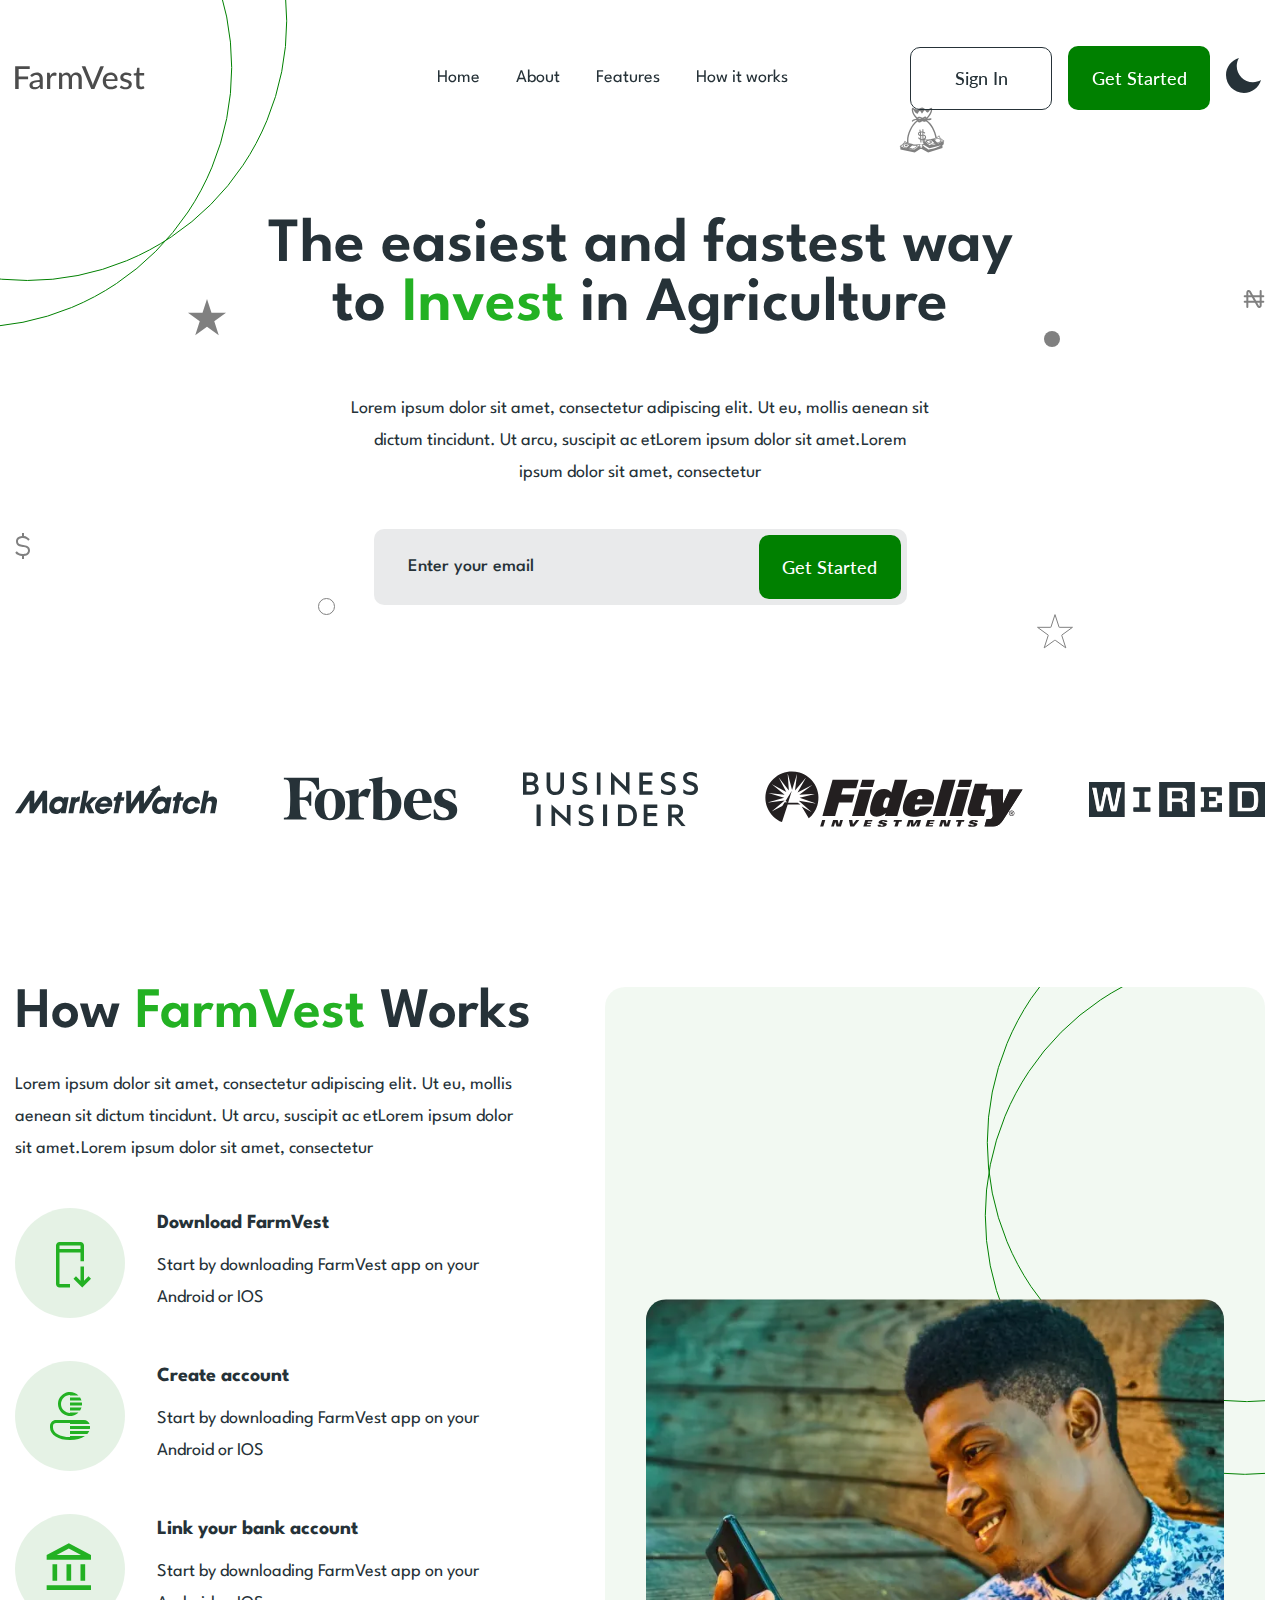
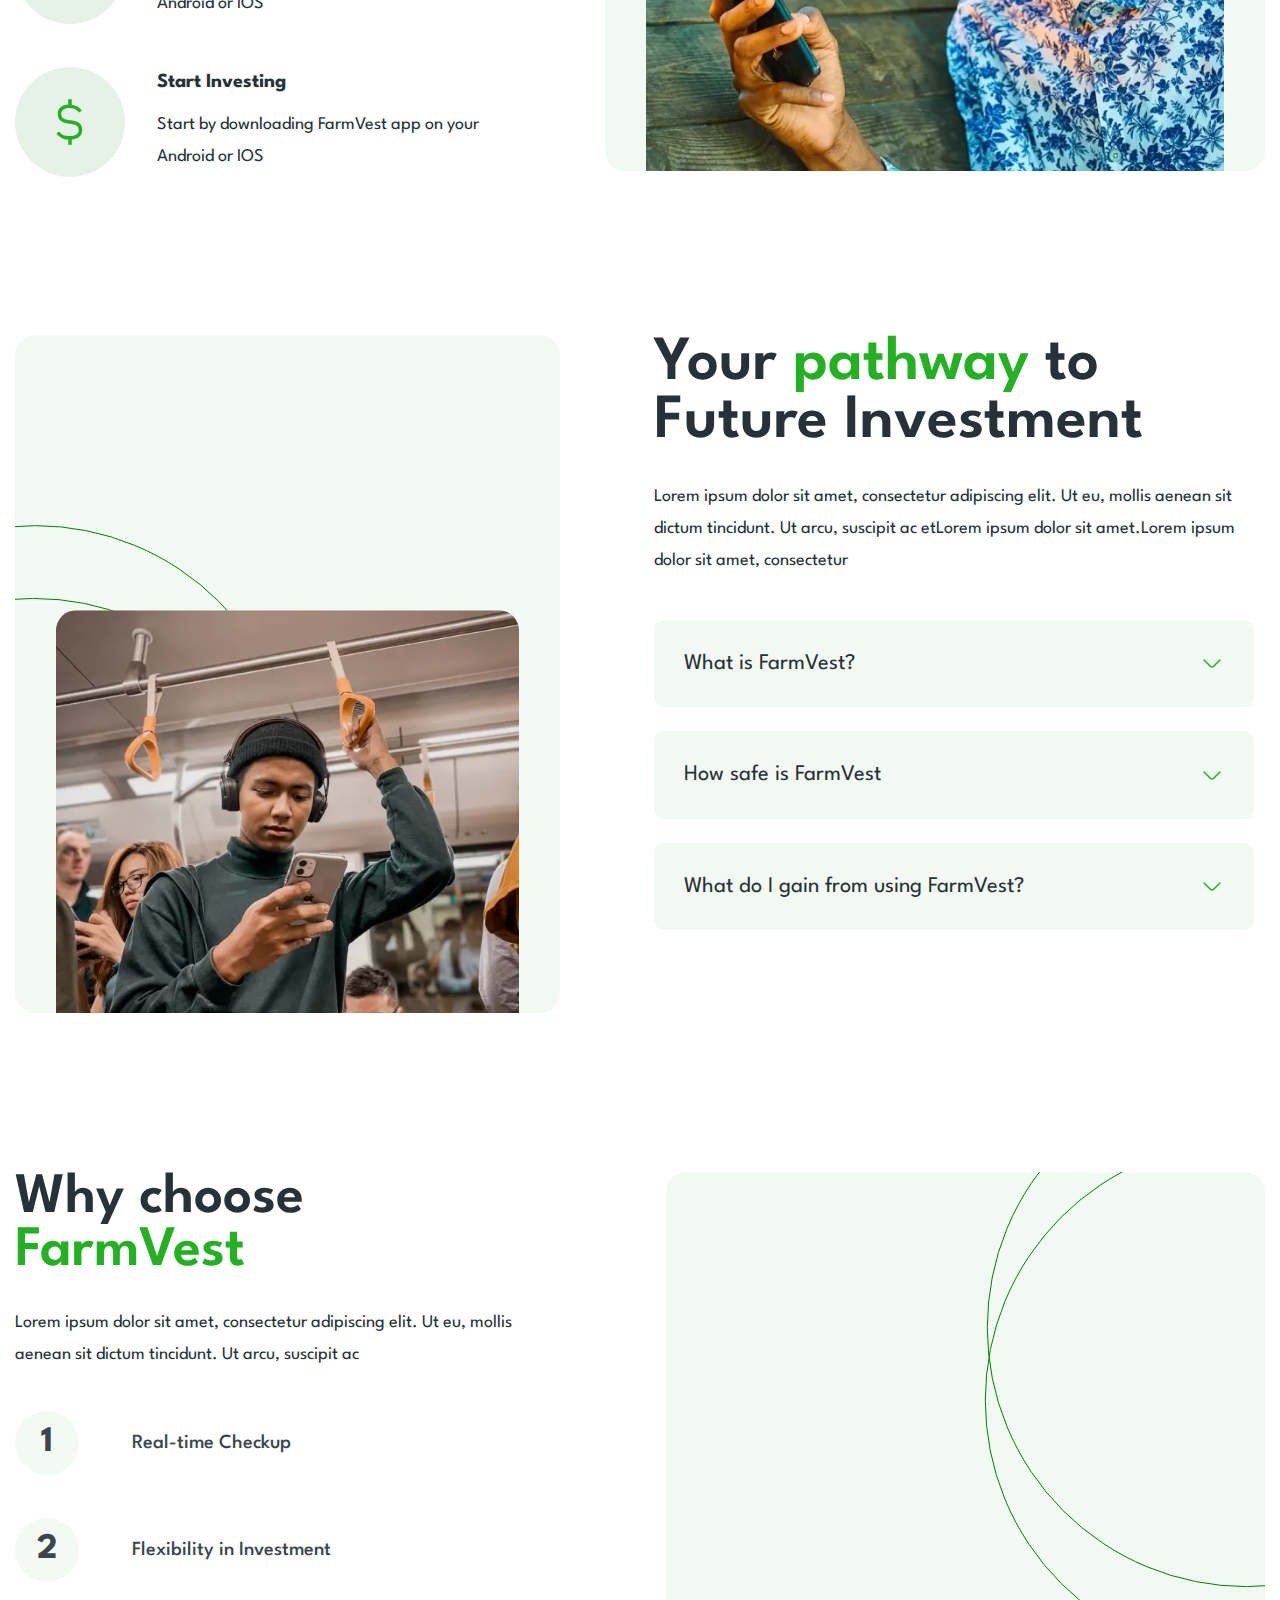
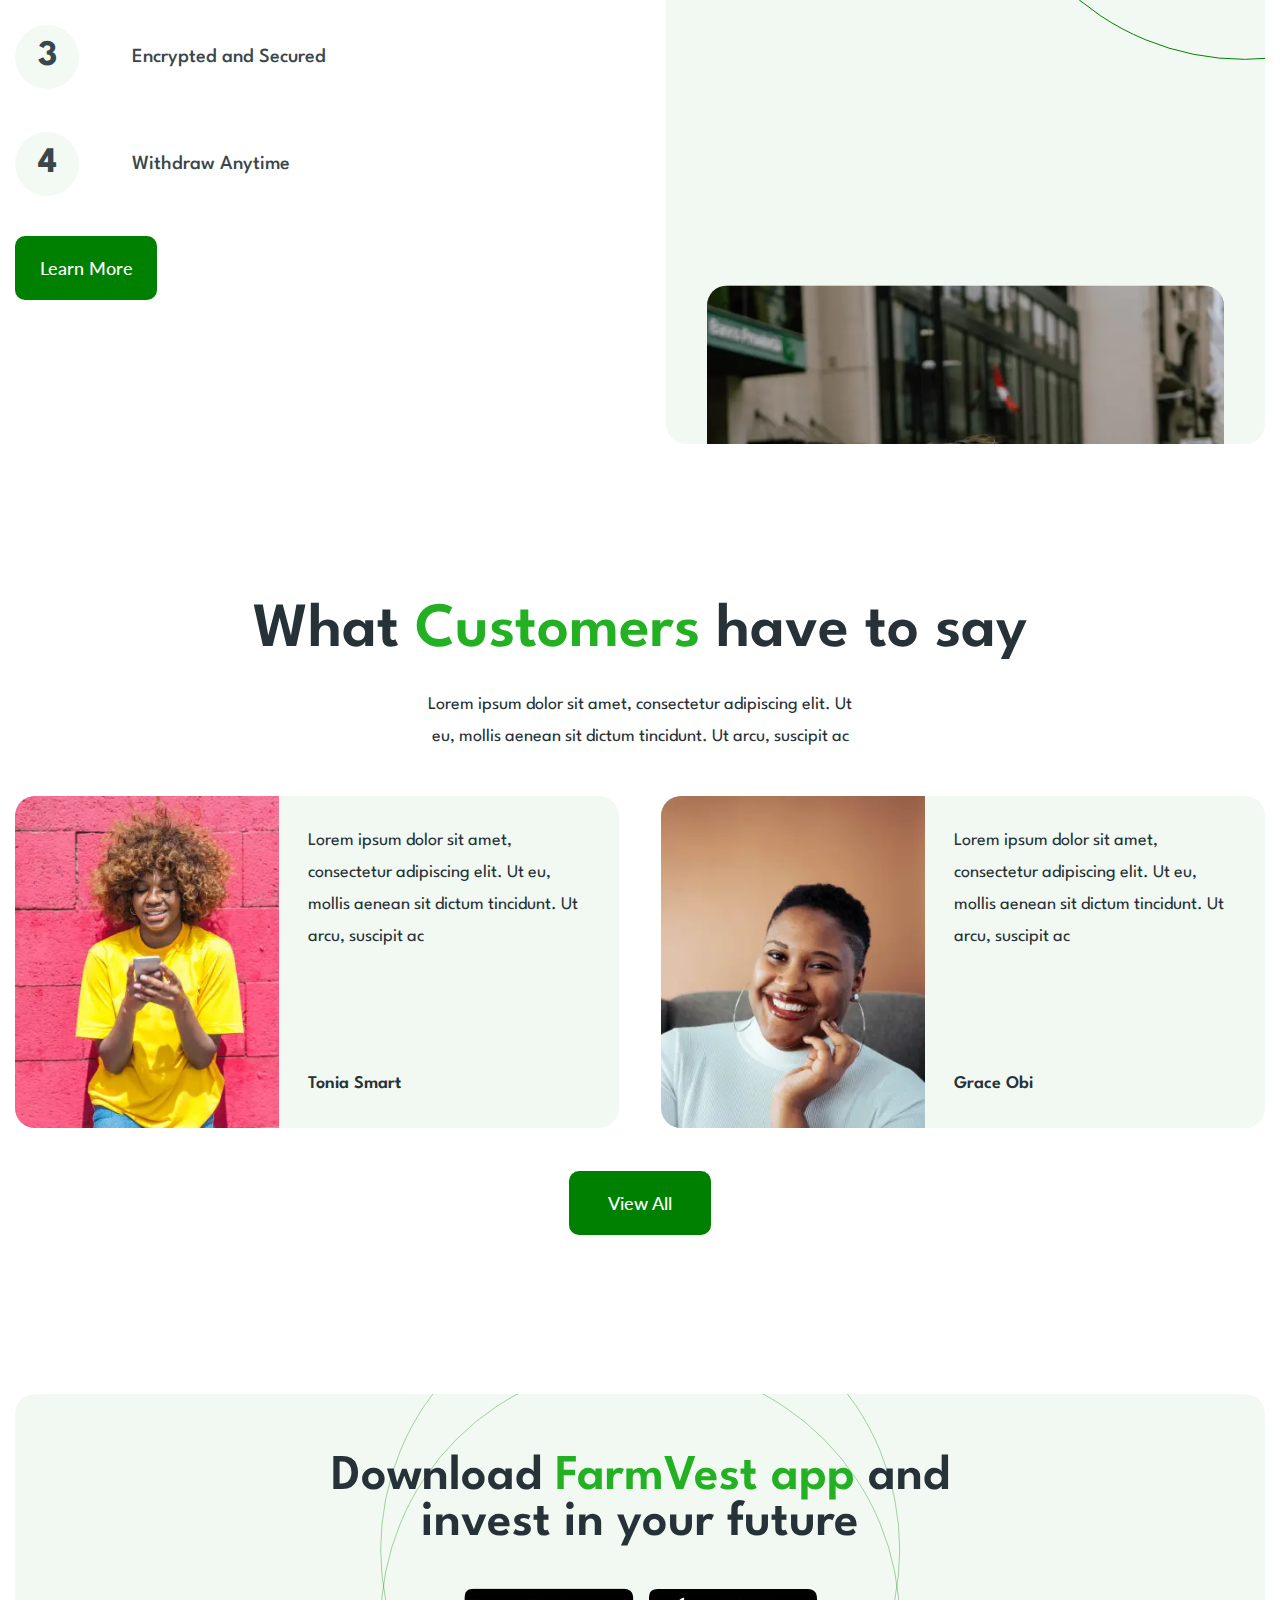
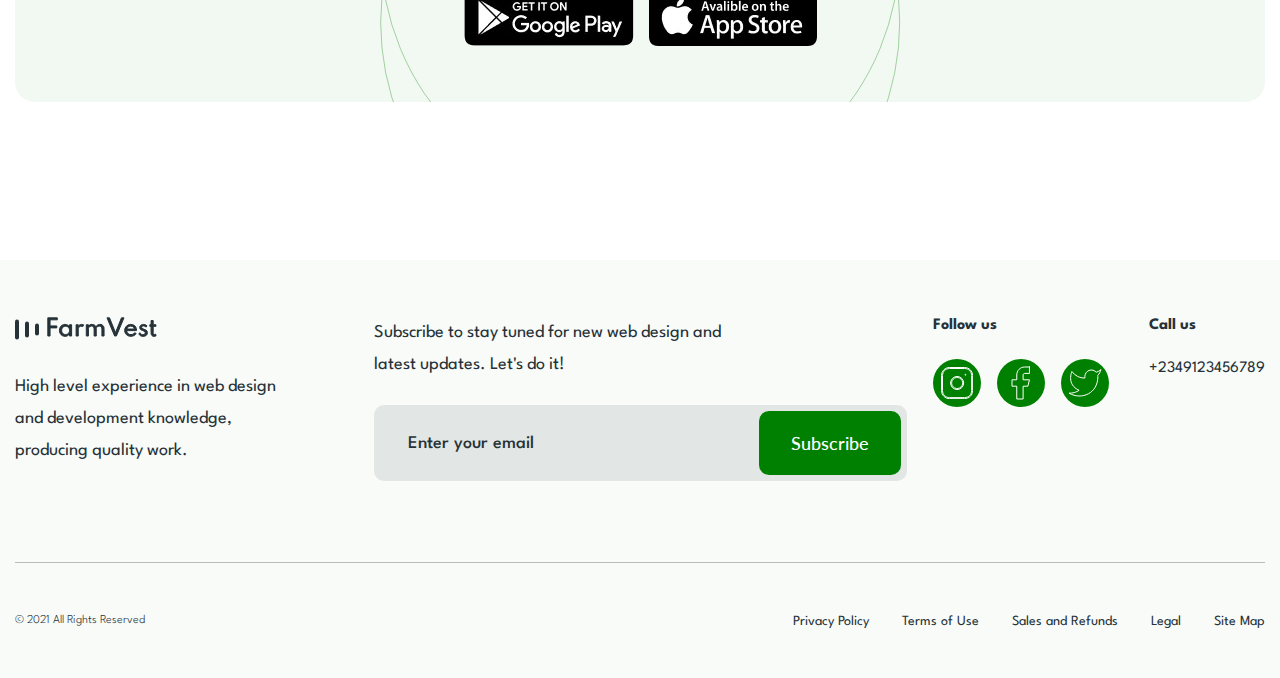
<file: index.html>
<!DOCTYPE html>
<html lang="ru">

<head>
	<title>FarmVest</title>
	<meta charset="UTF-8">
	<meta name="format-detection" content="telephone=no">
	<!-- <style>body{opacity: 0;}</style> -->
	<link rel="stylesheet" href="css/style.min.css?_v=20230315211058">
	<link rel="shortcut icon" href="favicon.ico">
	<!-- <meta name="robots" content="noindex, nofollow"> -->
	<meta name="viewport" content="width=device-width, initial-scale=1.0">
</head>

<body>
	<div class="wrapper">
		<header class="header">
			<div class="header__container-big">
				<a href="" class="header__logo"><img src="img/logo.svg" alt="Логотип FarmVest"></a>
				<div class="header__menu menu">
					<nav class="menu__body">
						<ul class="menu__list">
							<li class="menu__item"><a href="" class="menu__link">Home</a></li>
							<li class="menu__item"><a href="" class="menu__link">About</a></li>
							<li class="menu__item"><a href="" class="menu__link">Features</a></li>
							<li class="menu__item"><a href="" class="menu__link">How it works</a></li>
						</ul>
					</nav>
				</div>
				<div class="header__actions">
					<button type="button" data-da=".menu__body, 767,98, last" class="header__button button button_border">Sign In</button>
					<button type="button" data-da=".menu__body, 767,98" class="header__button button">Get Started</button>
					<div class="header__action">
						<button type="button" class="header__theme"></button>
						<button type="button" class="header__reset"></button>
					</div>
					<button type="button" class="menu__icon icon-menu"><span></span></button>
				</div>
			</div>
		</header>


		<main class="page">
			<section class="page__main main-block">
				<div class="main-block__container-big">
					<div class="main-block__container">
						<div class="main-block__comtent">
							<h1 class="main-block__title title">The easiest and fastest way to <span>Invest </span>in
								Agriculture</h1>
							<div class="main-block__desc text">Lorem ipsum dolor sit amet, consectetur adipiscing elit.
								Ut eu, mollis aenean sit dictum tincidunt. Ut arcu, suscipit ac etLorem ipsum dolor sit
								amet.Lorem ipsum dolor sit amet, consectetur </div>
							<div class="main-block__form">
								<form action="" class="form">
									<input data-required="email" autocomplete="off" type="text" name="form[]" data-error="Error" placeholder="Enter your email" class="form__input">
									<button type="submit" class="form__button button">Get Started</button>
								</form>
							</div>
						</div>
					</div>
					<div class="main-block__icons icons-main-block">
						<div data-prlx-mouse data-prlx-cx="250" data-prlx-cy="250" class="icons-main-block__circle icons-main-block__circle_1"></div>
						<div data-prlx-mouse data-prlx-cx="250" data-prlx-cy="250" data-prlx-dxr data-prlx-dxy class="icons-main-block__circle icons-main-block__circle_2"></div>
						<div data-prlx-mouse data-prlx-cx="5" data-prlx-cy="5" class="icons-main-block__item icons-main-block__item_1">
							<img id="parallax" data-speed="0.1" src="img/main-block/01.svg" alt="Icon">
						</div>
						<div data-prlx-mouse data-prlx-cx="5" data-prlx-cy="5" data-prlx-dxr data-prlx-dxy class="icons-main-block__item icons-main-block__item_2">
							<img id="parallax" data-speed="0.18" src="img/main-block/02.svg" alt="Icon">
						</div>
						<div data-prlx-mouse data-prlx-cx="5" data-prlx-cy="5" class="icons-main-block__item icons-main-block__item_3">
							<img id="parallax" data-speed="0.18" src="img/main-block/03.svg" alt="Icon">
						</div>
						<div data-prlx-mouse data-prlx-cx="5" data-prlx-cy="5" data-prlx-dxr data-prlx-dxy class="icons-main-block__item icons-main-block__item_4">
							<img id="parallax" data-speed="0.18" src="img/main-block/04.svg" alt="Icon">
						</div>
						<div data-prlx-mouse data-prlx-cx="5" data-prlx-cy="5" class="icons-main-block__item icons-main-block__item_5">
							<img id="parallax" data-speed="0.18" src="img/main-block/05.svg" alt="Icon">
						</div>
						<div data-prlx-mouse data-prlx-cx="5" data-prlx-cy="5" data-prlx-dxr data-prlx-dxy class="icons-main-block__item icons-main-block__item_6">
							<img id="parallax" data-speed="0.18" src="img/main-block/06.svg" alt="Icon">
						</div>
						<div data-prlx-mouse data-prlx-cx="10" data-prlx-cy="10" class="icons-main-block__item icons-main-block__item_7">
							<img id="parallax" data-speed="0.18" src="img/main-block/07.svg" alt="Icon">
						</div>
					</div>
				</div>
			</section>

			<div class="page_paetners paetners">
				<div class="paetners__container-big">
					<div class="paetners__container">
						<div class="paetners__item">
							<img src="img/paetners/marketwatch.svg" alt="MarketWatch">
						</div>
						<div class="paetners__item">
							<img src="img/paetners/forbes.com.svg" alt="Forbes.com">
						</div>
						<div class="paetners__item">
							<img src="img/paetners/businessinsider.svg" alt="Business Insider">
						</div>
						<div class="paetners__item">
							<img src="img/paetners/FidelityManagement&ResearchCompany.svg" alt="Fidelity Management amd Research Company">
						</div>
						<div class="paetners__item">
							<img src="img/paetners/WIREDUK.svg" alt="WIRED.UK">
						</div>
					</div>
				</div>
			</div>

			<section class="page__how how">
				<div class="how__container-big">
					<div class="how__container">
						<div class="how__content">
							<h2 class="how__title title section-title title_s64">How <span>FarmVest</span> Works</h2>
							<p class="how__text text">Lorem ipsum dolor sit amet, consectetur adipiscing elit. Ut eu,
								mollis aenean sit dictum tincidunt. Ut arcu, suscipit ac etLorem ipsum dolor sit
								amet.Lorem ipsum dolor sit amet, consectetur </p>
							<ul class="how__steps steps-how">
								<li class="steps-how__item">
									<div class="steps-how__icon">
										<img src="img/steps/01.svg" alt="Icon">
									</div>
									<div class="steps-how__body">
										<h4 class="steps-how__title title_h4">Download FarmVest</h4>
										<p class="steps-how__text text">Start by downloading FarmVest app
											on your Android or IOS</p>
									</div>
								</li>
								<li class="steps-how__item">
									<div class="steps-how__icon">
										<img src="img/steps/02.svg" alt="Icon">
									</div>
									<div class="steps-how__body">
										<h4 class="steps-how__title title_h4">Create account</h4>
										<p class="steps-how__text text">Start by downloading FarmVest app
											on your Android or IOS</p>
									</div>
								</li>
								<li class="steps-how__item">
									<div class="steps-how__icon">
										<img src="img/steps/03.svg" alt="Icon">
									</div>
									<div class="steps-how__body">
										<h4 class="steps-how__title title_h4">Link your bank account</h4>
										<p class="steps-how__text text">Start by downloading FarmVest app
											on your Android or IOS</p>
									</div>
								</li>
								<li class="steps-how__item">
									<div class="steps-how__icon">
										<img src="img/steps/04.svg" alt="Icon">
									</div>
									<div class="steps-how__body">
										<h4 class="steps-how__title title_h4">Start Investing</h4>
										<p class="steps-how__text text">Start by downloading FarmVest app
											on your Android or IOS</p>
									</div>
								</li>
							</ul>
						</div>
						<div class="how__image image-block">
							<div id="parallax" data-speed="-0.2" class="image-block__item">
								<picture><source srcset="img/steps/image.webp" type="image/webp"><img src="img/steps/image.jpg" alt="Image"></picture>
							</div>
							<div data-prlx-mouse data-prlx-cx="100" data-prlx-cy="100" class="image-block__circle image-block__circle_1"></div>
							<div data-prlx-mouse data-prlx-cx="100" data-prlx-cy="100" data-prlx-dxr data-prlx-dxy class="image-block__circle image-block__circle_2"></div>
						</div>
					</div>
				</div>
			</section>

			<section class="page__pathway pathway">
				<div class="pathway__container-big">
					<div class="pathway__container">
						<div class="pathway__image image-block">
							<div id="parallax" data-speed="-0.1" class="image-block__item">
								<picture><source srcset="img/pathway/image.webp" type="image/webp"><img src="img/pathway/image.jpg" alt="Image"></picture>
							</div>
							<div data-prlx-mouse data-prlx-cx="250" data-prlx-cy="250" class="image-block__circle image-block__circle_1"></div>
							<div data-prlx-mouse data-prlx-cx="250" data-prlx-cy="250" data-prlx-dxr data-prlx-dxy class="image-block__circle image-block__circle_2"></div>
						</div>
						<div class="pathway__content">
							<h2 class="pathway__title title section-title">Your <span>pathway</span> to Future
								Investment</h2>
							<p class="pathway__text text">Lorem ipsum dolor sit amet, consectetur adipiscing elit. Ut
								eu, mollis aenean sit dictum tincidunt. Ut arcu, suscipit ac etLorem ipsum dolor sit
								amet.Lorem ipsum dolor sit amet, consectetur</p>
							<div data-spollers class="pathway__spollers spollers-pathway">
								<div class="spollers-pathway__item">
									<button type="button" data-spoller class="spollers-pathway__title">
										<h3>What is FarmVest?</h3>
									</button>
									<div class="spollers-pathway__body text">Lorem ipsum dolor sit, amet consectetur
										adipisicing elit. Alias, veniam culpa veritatis at suscipit unde aliquid vel
										vero labore libero eaque, tenetur dolore ipsum quos delectus soluta voluptas
										distinctio reprehenderit.</div>
								</div>
								<div class="spollers-pathway__item">
									<button type="button" data-spoller class="spollers-pathway__title">
										<h3>How safe is FarmVest</h3>
									</button>
									<div class="spollers-pathway__body text">Lorem ipsum dolor sit, amet consectetur
										adipisicing elit. Alias, veniam culpa veritatis at suscipit unde aliquid vel
										vero labore libero eaque, tenetur dolore ipsum quos delectus soluta voluptas
										distinctio reprehenderit.</div>
								</div>
								<div class="spollers-pathway__item">
									<button type="button" data-spoller class="spollers-pathway__title">
										<h3>What do I gain from using FarmVest?</h3>
									</button>
									<div class="spollers-pathway__body text">Lorem ipsum dolor sit, amet consectetur
										adipisicing elit. Alias, veniam culpa veritatis at suscipit unde aliquid vel
										vero labore libero eaque, tenetur dolore ipsum quos delectus soluta voluptas
										distinctio reprehenderit.</div>
								</div>
							</div>
						</div>
					</div>
				</div>
			</section>

			<section class="page__why why">
				<div class="why__container-big">
					<div class="why__container">
						<div class="why__content">
							<h2 class="why__title title section-title title_s64">Why choose <span>FarmVest</span></h2>
							<p class="why__text text">Lorem ipsum dolor sit amet, consectetur adipiscing elit. Ut eu,
								mollis aenean sit dictum tincidunt. Ut arcu, suscipit ac</p>
							<ol class="why__list list-why">
								<li class="list-why__item">
									<h4 class="list-why__title title_h4">Real-time Checkup</h4>
								</li>
								<li class="list-why__item">
									<h4 class="list-why__title title_h4">Flexibility in Investment</h4>
								</li>
								<li class="list-why__item">
									<h4 class="list-why__title title_h4">Encrypted and Secured</h4>
								</li>
								<li class="list-why__item">
									<h4 class="list-why__title title_h4">Withdraw Anytime</h4>
								</li>
							</ol>
							<a href="" class="why__button button">Learn More</a>
						</div>
						<div class="why__image image-block">
							<div class="image-block__item">
								<picture><source srcset="img/why/image.webp" type="image/webp"><img id="parallax" data-speed="-0.115" src="img/why/image.jpg" alt="Image"></picture>
							</div>
							<div data-prlx-mouse data-prlx-cx="100" data-prlx-cy="100" class="image-block__circle image-block__circle_1"></div>
							<div data-prlx-mouse data-prlx-cx="100" data-prlx-cy="100" data-prlx-dxr data-prlx-dxy class="image-block__circle image-block__circle_2"></div>
						</div>
					</div>
				</div>
			</section>

			<section class="page__reviews reviews">
				<div class="reviews__container-big">
					<div class="reviews__container">
						<h2 class="reviews__title title">What <span>Customers</span> have to say</h2>
						<p class="reviews__text text">Lorem ipsum dolor sit amet, consectetur adipiscing elit. Ut eu, mollis aenean sit dictum tincidunt. Ut arcu, suscipit ac</p>
						<div class="reviews__items">
							<div class="reviews__item item-review">
								<div class="item-review__image-ibg">
									<picture><source srcset="img/reviews/Tonia_Smart.webp" type="image/webp"><img src="img/reviews/Tonia_Smart.jpg" alt="Phote Tonia Smart"></picture>
								</div>
								<div class="item-review__body">
									<blockquote class="item-review__text text">Lorem ipsum dolor sit amet, consectetur adipiscing elit. Ut eu, mollis aenean sit dictum tincidunt. Ut arcu, suscipit ac</blockquote>
									<cite class="item-review__name">Tonia Smart</cite>
								</div>
							</div>
							<div class="reviews__item item-review">
								<div class="item-review__image-ibg">
									<picture><source srcset="img/reviews/Grace_Obi.webp" type="image/webp"><img src="img/reviews/Grace_Obi.jpg" alt="Phote Grace Obi"></picture>
								</div>
								<div class="item-review__body">
									<blockquote class="item-review__text text">Lorem ipsum dolor sit amet, consectetur adipiscing elit. Ut eu, mollis aenean sit dictum tincidunt. Ut arcu, suscipit ac</blockquote>
									<cite class="item-review__name">Grace Obi</cite>
								</div>
							</div>
						</div>
						<button type="button" class="reviews__button button">View All</button>
					</div>
				</div>
			</section>

			<section class="page__download download">
				<div class="download__container-big">
					<div class="download__container">
						<div class="download__body">
							<h2 class="download__title title title_s56">Download <span>FarmVest app</span> and invest in your future</h2>
							<div class="download__apps">
								<a href="" class="download__app"><picture><source srcset="img/download/store.webp" type="image/webp"><img src="img/download/store.png" alt="App Store"></picture></a>
								<a href="" class="download__app"><picture><source srcset="img/download/store-1.webp" type="image/webp"><img src="img/download/store-1.png" alt="Google Play"></picture></a>
							</div>
							<div data-prlx-mouse data-prlx-cx="250" data-prlx-cy="250" class="download__circle download__circle_1"></div>
							<div data-prlx-mouse data-prlx-cx="250" data-prlx-cy="250" data-prlx-dxr data-prlx-dxy class="download__circle download__circle_2"></div>
						</div>
					</div>
				</div>
			</section>
		</main>
		<footer class="footer">
			<div class="footer__container-big">
				<div class="footer__main main-footer">
					<div class="main-footer__info">
						<a href="" class="main-footer__logo">
							<svg class="main-footer__logo-icon" width="143" height="25" viewBox="0 0 143 25" fill="none" aria-label="Logo" xmlns="http://www.w3.org/2000/svg">
								<line x1="2" y1="4.5" x2="2" y2="20.5" stroke-width="4" stroke-linecap="round" />
								<line x1="12" y1="6.5" x2="12" y2="18.5" stroke-width="4" stroke-linecap="round" />
								<line x1="22" y1="8.5" x2="22" y2="16.5" stroke-width="4" stroke-linecap="round" />
								<path d="M32.816 19V0.849999H42.298V2.819H34.334L35.049 2.236V9.914L34.334 8.924H41.803V10.882H34.334L35.049 9.892V19H32.816ZM50.027 19.352C48.9784 19.352 48.0287 19.0953 47.178 18.582C46.3347 18.0613 45.6637 17.35 45.165 16.448C44.6737 15.546 44.428 14.5157 44.428 13.357C44.428 12.213 44.67 11.1937 45.154 10.299C45.638 9.397 46.3017 8.68567 47.145 8.165C47.9884 7.64433 48.949 7.384 50.027 7.384C50.9804 7.384 51.8494 7.59667 52.634 8.022C53.426 8.44733 54.0384 9.03767 54.471 9.793V7.736H56.605V19H54.471V16.888C53.9797 17.6653 53.349 18.2703 52.579 18.703C51.809 19.1357 50.9584 19.352 50.027 19.352ZM50.599 17.515C51.369 17.515 52.0474 17.339 52.634 16.987C53.228 16.6277 53.6937 16.1363 54.031 15.513C54.3684 14.8897 54.537 14.1747 54.537 13.368C54.537 12.5613 54.3684 11.8463 54.031 11.223C53.6937 10.5997 53.228 10.112 52.634 9.76C52.0474 9.40067 51.369 9.221 50.599 9.221C49.8364 9.221 49.158 9.40067 48.564 9.76C47.97 10.112 47.5007 10.5997 47.156 11.223C46.8187 11.8463 46.65 12.5613 46.65 13.368C46.65 14.1673 46.8187 14.8823 47.156 15.513C47.5007 16.1363 47.97 16.6277 48.564 16.987C49.158 17.339 49.8364 17.515 50.599 17.515ZM61.1085 19V7.736H63.2425V9.386C63.6165 8.73333 64.0932 8.23833 64.6725 7.901C65.2518 7.55633 65.9082 7.384 66.6415 7.384C66.9935 7.384 67.3492 7.428 67.7085 7.516C68.0752 7.59667 68.3905 7.70667 68.6545 7.846L67.7745 9.65C67.5472 9.52533 67.2832 9.42633 66.9825 9.353C66.6818 9.27967 66.3995 9.243 66.1355 9.243C65.6442 9.243 65.1748 9.37133 64.7275 9.628C64.2875 9.87733 63.9282 10.2037 63.6495 10.607C63.3782 11.0103 63.2425 11.443 63.2425 11.905V19H61.1085ZM71.2921 19V7.736H73.4261V9.188C73.9028 8.58667 74.4418 8.13567 75.0431 7.835C75.6444 7.53433 76.3118 7.384 77.0451 7.384C77.9544 7.384 78.7538 7.593 79.4431 8.011C80.1324 8.42167 80.6128 8.98267 80.8841 9.694C81.3534 8.97533 81.9181 8.41067 82.5781 8C83.2381 7.58933 84.0118 7.384 84.8991 7.384C85.7058 7.384 86.4208 7.549 87.0441 7.879C87.6674 8.209 88.1588 8.68567 88.5181 9.309C88.8774 9.93233 89.0571 10.6877 89.0571 11.575V19H86.9231V12.169C86.9231 11.2303 86.6774 10.486 86.1861 9.936C85.6948 9.386 85.0421 9.111 84.2281 9.111C83.6634 9.111 83.1538 9.23567 82.6991 9.485C82.2518 9.727 81.8961 10.046 81.6321 10.442C81.3754 10.8307 81.2471 11.2413 81.2471 11.674V19H79.1131V12.026C79.1131 11.1387 78.8711 10.431 78.3871 9.903C77.9031 9.375 77.2578 9.111 76.4511 9.111C75.8864 9.111 75.3731 9.232 74.9111 9.474C74.4564 9.70867 74.0934 10.0167 73.8221 10.398C73.5581 10.7793 73.4261 11.179 73.4261 11.597V19H71.2921ZM99.615 19L92.003 0.849999H94.533L100.495 15.634L106.457 0.849999H108.976L101.364 19H99.615ZM115.879 19.352C114.698 19.352 113.638 19.0917 112.7 18.571C111.761 18.0503 111.02 17.3427 110.478 16.448C109.935 15.546 109.664 14.5303 109.664 13.401C109.664 12.565 109.818 11.784 110.126 11.058C110.434 10.332 110.863 9.694 111.413 9.144C111.963 8.58667 112.601 8.154 113.327 7.846C114.053 7.538 114.83 7.384 115.659 7.384C116.832 7.384 117.859 7.626 118.739 8.11C119.626 8.594 120.315 9.26867 120.807 10.134C121.305 10.9993 121.555 12.004 121.555 13.148C121.555 13.2433 121.551 13.3203 121.544 13.379C121.536 13.4377 121.522 13.5147 121.5 13.61H111.82C111.82 14.3947 111.996 15.0877 112.348 15.689C112.707 16.2903 113.198 16.7633 113.822 17.108C114.452 17.4453 115.175 17.614 115.989 17.614C116.759 17.614 117.448 17.4563 118.057 17.141C118.665 16.8257 119.193 16.3563 119.641 15.733L121.203 16.547C120.667 17.4343 119.93 18.1237 118.992 18.615C118.06 19.1063 117.023 19.352 115.879 19.352ZM111.93 12.037H119.41C119.307 11.4577 119.08 10.9517 118.728 10.519C118.383 10.079 117.947 9.738 117.419 9.496C116.898 9.24667 116.322 9.122 115.692 9.122C115.032 9.122 114.434 9.243 113.899 9.485C113.371 9.71967 112.934 10.057 112.59 10.497C112.252 10.9297 112.032 11.443 111.93 12.037ZM128.028 19.352C127.089 19.352 126.257 19.1503 125.531 18.747C124.812 18.3363 124.24 17.7533 123.815 16.998L124.838 15.678C125.226 16.3307 125.696 16.8367 126.246 17.196C126.796 17.5553 127.386 17.735 128.017 17.735C128.427 17.735 128.798 17.6543 129.128 17.493C129.465 17.3317 129.733 17.1007 129.931 16.8C130.129 16.492 130.228 16.129 130.228 15.711C130.228 15.3077 130.125 14.9923 129.92 14.765C129.722 14.5303 129.425 14.325 129.029 14.149C128.64 13.973 128.152 13.7713 127.566 13.544C127.096 13.3533 126.642 13.137 126.202 12.895C125.762 12.653 125.399 12.3487 125.113 11.982C124.834 11.608 124.695 11.135 124.695 10.563C124.695 9.947 124.86 9.40067 125.19 8.924C125.527 8.44733 125.989 8.07333 126.576 7.802C127.162 7.53067 127.83 7.395 128.578 7.395C129.186 7.395 129.777 7.516 130.349 7.758C130.921 8 131.463 8.34833 131.977 8.803L131.119 10.101C130.356 9.29433 129.513 8.891 128.589 8.891C128.031 8.891 127.58 9.034 127.236 9.32C126.891 9.59867 126.719 9.96167 126.719 10.409C126.719 10.7537 126.843 11.0433 127.093 11.278C127.342 11.5053 127.661 11.7033 128.05 11.872C128.438 12.0407 128.842 12.2057 129.26 12.367C129.89 12.6017 130.44 12.8437 130.91 13.093C131.386 13.3423 131.757 13.665 132.021 14.061C132.285 14.4497 132.417 14.974 132.417 15.634C132.417 16.404 132.233 17.0677 131.867 17.625C131.507 18.1823 130.998 18.6113 130.338 18.912C129.678 19.2053 128.908 19.352 128.028 19.352ZM138.977 19.352C138.053 19.352 137.334 19.0477 136.821 18.439C136.307 17.823 136.051 16.9613 136.051 15.854V9.353H134.797V7.736H136.051V3.523H138.185V7.736H140.891V9.353H138.185V15.722C138.185 16.2793 138.295 16.7083 138.515 17.009C138.735 17.3097 139.05 17.46 139.461 17.46C139.871 17.46 140.238 17.339 140.561 17.097L141.1 18.802C140.814 18.9707 140.48 19.1027 140.099 19.198C139.725 19.3007 139.351 19.352 138.977 19.352Z" />
							</svg>
							<!-- <img width="143" height="25" src="img/logo-footer.svg" alt="Logo"> -->
						</a>
						<p class="main-footer__text text">High level experience in web design and development knowledge, producing quality work.</p>
					</div>
					<div class="main-footer__form form-footer">
						<p class="form-footer__text text">Subscribe to stay tuned for new web design and latest updates. Let's do it!</p>
						<form action="" class="form">
							<input data-required="email" autocomplete="off" type="text" name="form[]" data-error="Error" placeholder="Enter your email" class="form__input">
							<button type="submit" class="form__button button">Subscribe</button>
						</form>
					</div>
					<div class="main-footer__contacts">
						<div class="main-footer__social">
							<div class="main-footer__lable">Follow us</div>
							<div class="social">
								<a href="" class="social__item">
									<svg class="social__item-icon" aria-label="Instagram" width="32" height="32" viewBox="0 0 32 32" fill="none" xmlns="http://www.w3.org/2000/svg">
										<path fill-rule="evenodd" clip-rule="evenodd" d="M8.53496 1.5C4.64966 1.5 1.5 4.64966 1.5 8.53496V23.6049C1.5 27.4902 4.64966 30.6398 8.53496 30.6398H23.6049C27.4902 30.6398 30.6398 27.4902 30.6398 23.6049V8.53496C30.6398 4.64966 27.4902 1.5 23.6049 1.5H8.53496ZM0.5 8.53496C0.5 4.09737 4.09737 0.5 8.53496 0.5H23.6049C28.0425 0.5 31.6398 4.09737 31.6398 8.53496V23.6049C31.6398 28.0425 28.0425 31.6398 23.6049 31.6398H8.53496C4.09737 31.6398 0.5 28.0425 0.5 23.6049V8.53496ZM16.9462 10.5363C15.796 10.3657 14.6214 10.5622 13.5893 11.0977C12.5573 11.6332 11.7203 12.4805 11.1976 13.5191C10.6748 14.5577 10.4929 15.7347 10.6776 16.8827C10.8623 18.0306 11.4043 19.0911 12.2265 19.9133C13.0487 20.7355 14.1091 21.2775 15.2571 21.4622C16.4051 21.6469 17.5821 21.465 18.6207 20.9422C19.6593 20.4195 20.5066 19.5825 21.0421 18.5504C21.5776 17.5184 21.7741 16.3437 21.6035 15.1936C21.4295 14.0204 20.8829 12.9342 20.0442 12.0956C19.2056 11.2569 18.1194 10.7102 16.9462 10.5363ZM13.1288 10.2101C14.3475 9.57766 15.7347 9.34567 17.0929 9.54708C18.4783 9.75252 19.7609 10.3981 20.7513 11.3885C21.7417 12.3788 22.3873 13.6615 22.5927 15.0469C22.7941 16.4051 22.5621 17.7923 21.9297 19.011C21.2973 20.2298 20.2967 21.2181 19.0703 21.8354C17.8438 22.4528 16.4539 22.6676 15.0982 22.4495C13.7426 22.2314 12.4903 21.5913 11.5194 20.6204C10.5485 19.6495 9.90842 18.3972 9.69028 17.0415C9.47214 15.6859 9.68702 14.296 10.3043 13.0695C10.9217 11.8431 11.91 10.8425 13.1288 10.2101ZM24.3584 7.28148C24.0822 7.28148 23.8584 7.50534 23.8584 7.78148C23.8584 8.05762 24.0822 8.28148 24.3584 8.28148H24.3756C24.6518 8.28148 24.8756 8.05762 24.8756 7.78148C24.8756 7.50534 24.6518 7.28148 24.3756 7.28148H24.3584Z" />
									</svg>
									<!-- <img src="img/icons/social/instagram.svg" alt="Instagram"> -->
								</a>
								<a href="" class="social__item">
									<svg class="social__item-icon" aria-label="Facebook" width="19" height="34" viewBox="0 0 19 34" fill="none" xmlns="http://www.w3.org/2000/svg">
										<path d="M18.4545 1H13.6942C11.59 1 9.572 1.84285 8.08411 3.34315C6.59622 4.84344 5.76033 6.87827 5.76033 9V13.8H1V20.2H5.76033V33H12.1074V20.2H16.8678L18.4545 13.8H12.1074V9C12.1074 8.57565 12.2746 8.16869 12.5722 7.86863C12.8698 7.56857 13.2734 7.4 13.6942 7.4H18.4545V1Z" stroke-linecap="round" stroke-linejoin="round" />
									</svg>
									<!-- <img src="img/icons/social/facebook.svg" alt="Facebook.svg"> -->
								</a>
								<a href="" class="social__item">
									<svg class="social__item-icon" aria-label="Twitter" width="34" height="28" viewBox="0 0 34 28" fill="none" xmlns="http://www.w3.org/2000/svg">
										<path d="M32.7778 1.01457C31.3946 1.99332 29.863 2.74191 28.2422 3.23151C27.3723 2.22811 26.2162 1.51692 24.9302 1.19414C23.6442 0.871354 22.2904 0.952548 21.0519 1.42674C19.8134 1.90093 18.75 2.74523 18.0054 3.84546C17.2609 4.94569 16.8711 6.24877 16.8889 7.57844V9.02742C14.3505 9.09345 11.8352 8.5287 9.56701 7.38348C7.29885 6.23825 5.34824 4.5481 3.88889 2.46355C3.88889 2.46355 -1.88889 15.5043 11.1111 21.3003C8.13632 23.3259 4.59256 24.3416 1 24.1982C14 31.4431 29.8889 24.1982 29.8889 7.53497C29.8876 7.13136 29.8489 6.72875 29.7733 6.33232C31.2475 4.87391 32.2879 3.03258 32.7778 1.01457V1.01457Z" stroke-linecap="round" stroke-linejoin="round" />
									</svg>
									<!-- <img src="img/icons/social/twitter.svg" alt="Twitter"> -->
								</a>
							</div>
						</div>
						<div class="main-footer__call-us">
							<div class="main-footer__lable">Call us</div>
							<a href="tel:+2349123456789" class="call-us__phone">+2349123456789</a>
						</div>
					</div>
				</div>
				<div class="footer__bottom">
					<div class="footer__copy">© 2021 All Rights Reserved</div>
					<nav class="footer__menu menu-footer">
						<ul class="menu-footer__list">
							<li class="menu-footer__item"><a href="" class="menu-footer__link">Privacy Policy</a></li>
							<li class="menu-footer__item"><a href="" class="menu-footer__link">Terms of Use</a></li>
							<li class="menu-footer__item"><a href="" class="menu-footer__link">Sales and Refunds</a></li>
							<li class="menu-footer__item"><a href="" class="menu-footer__link">Legal</a></li>
							<li class="menu-footer__item"><a href="" class="menu-footer__link">Site Map</a></li>
						</ul>
					</nav>
				</div>
			</div>
		</footer>
	</div>
	<!-- 
<div id="popup" aria-hidden="true" class="popup">
	<div class="popup__wrapper">
		<div class="popup__content">
			<button data-close type="button" class="popup__close">Закрыть</button>
			<div class="popup__text">
			</div>
		</div>
	</div>
</div>
 -->

	<script src="js/app.min.js?_v=20230315211058"></script>
</body>

</html>
</file>
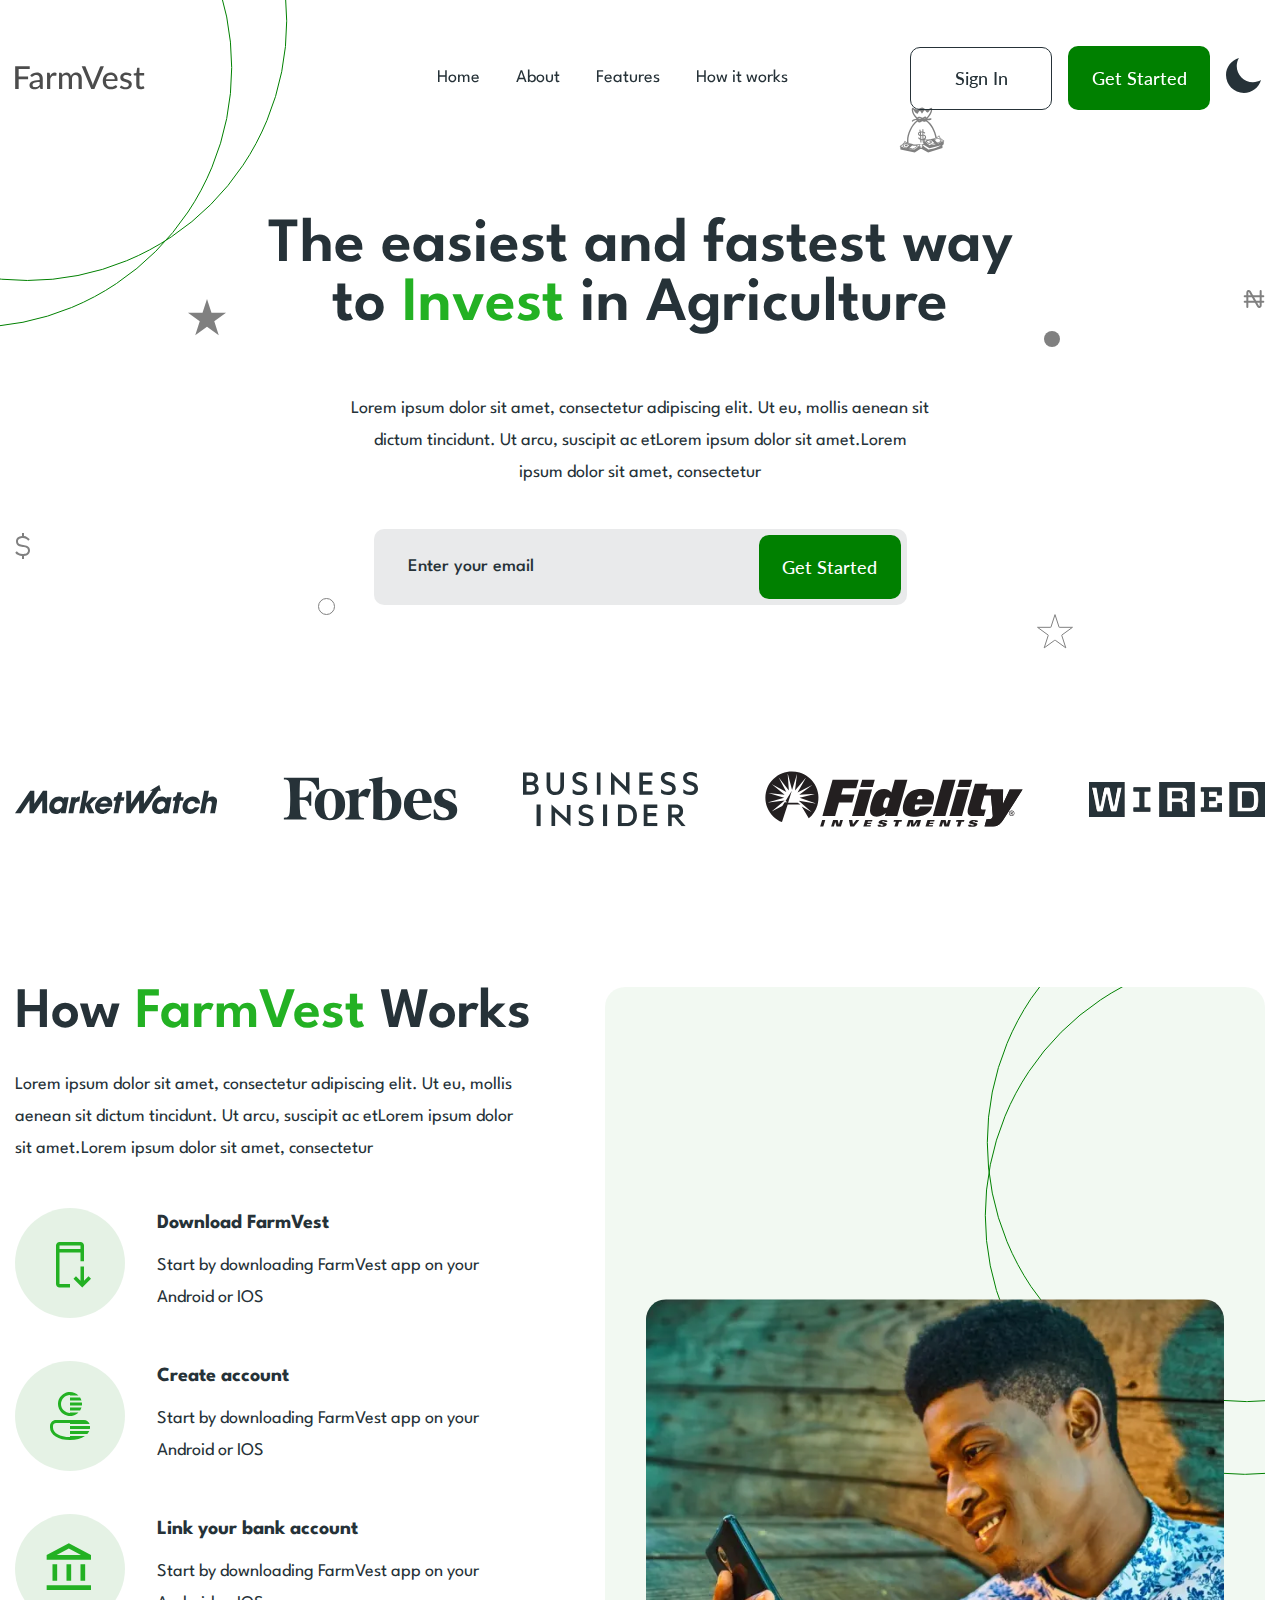
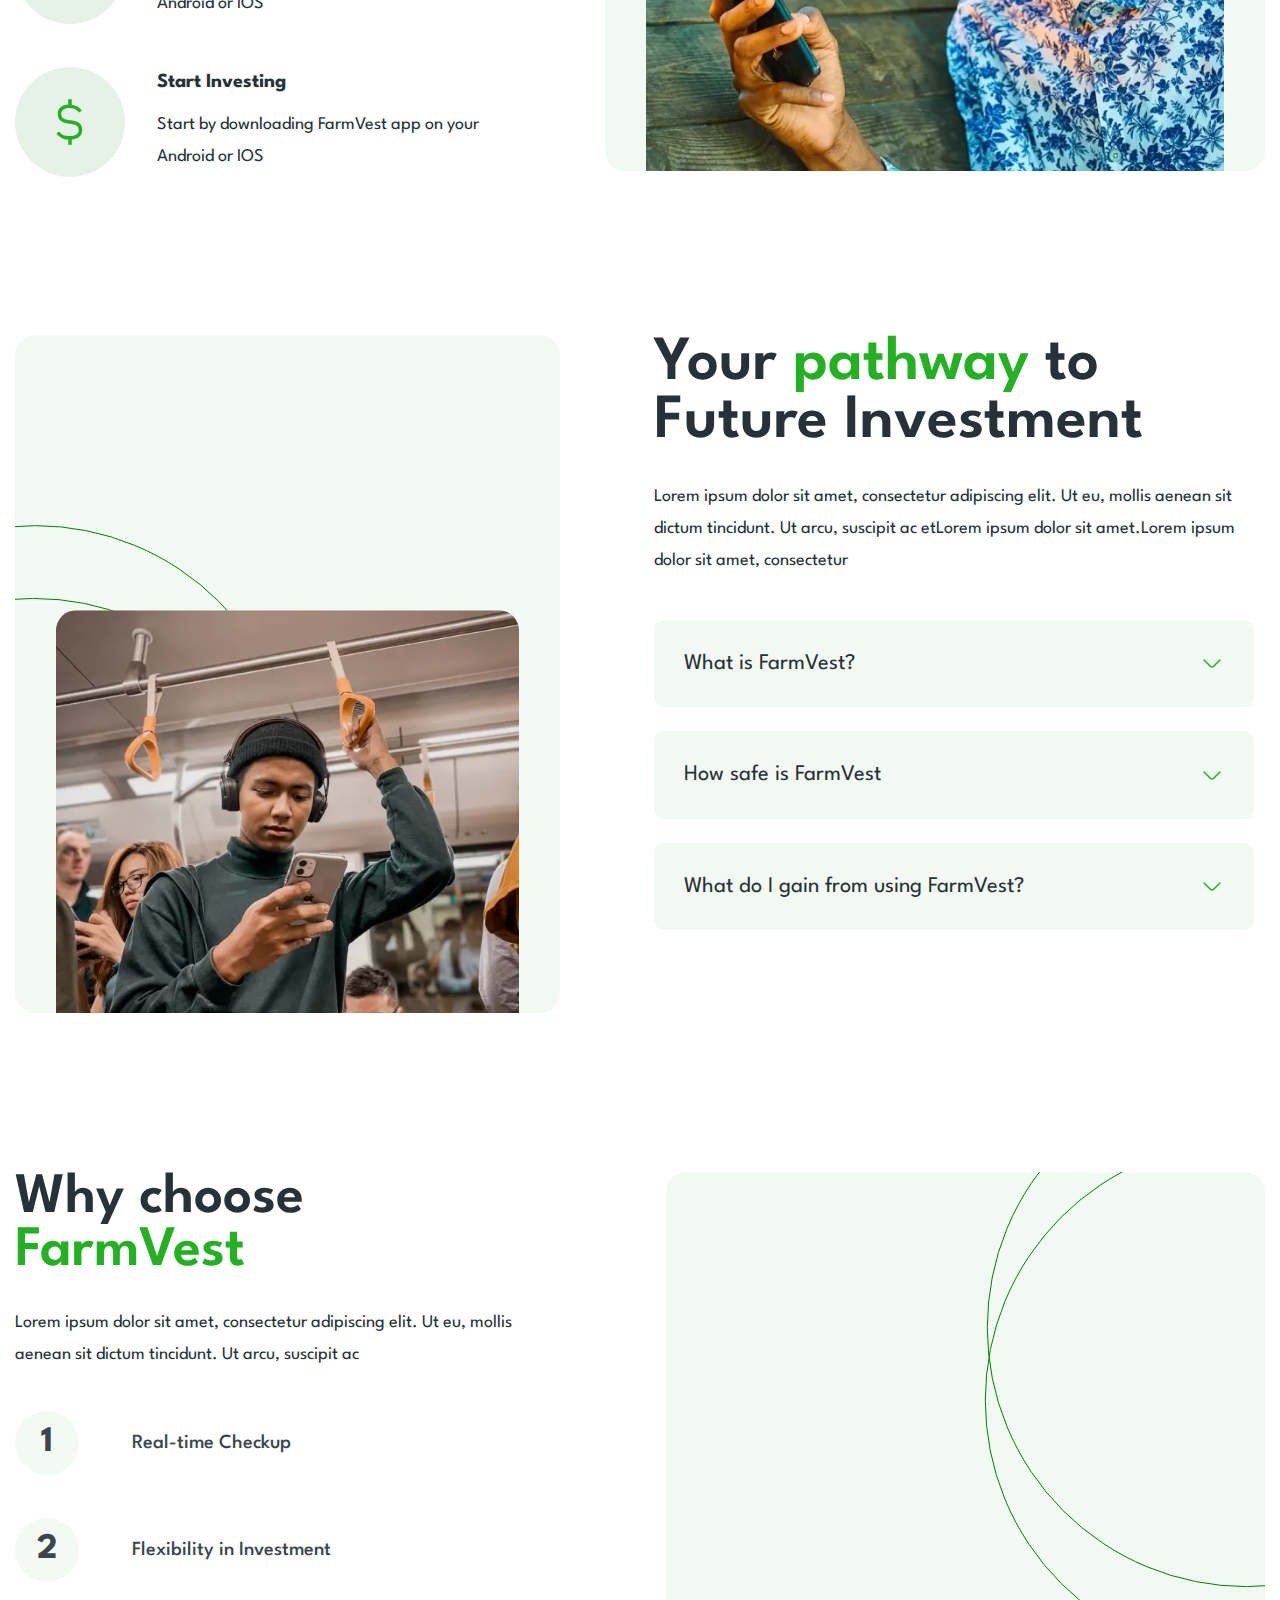
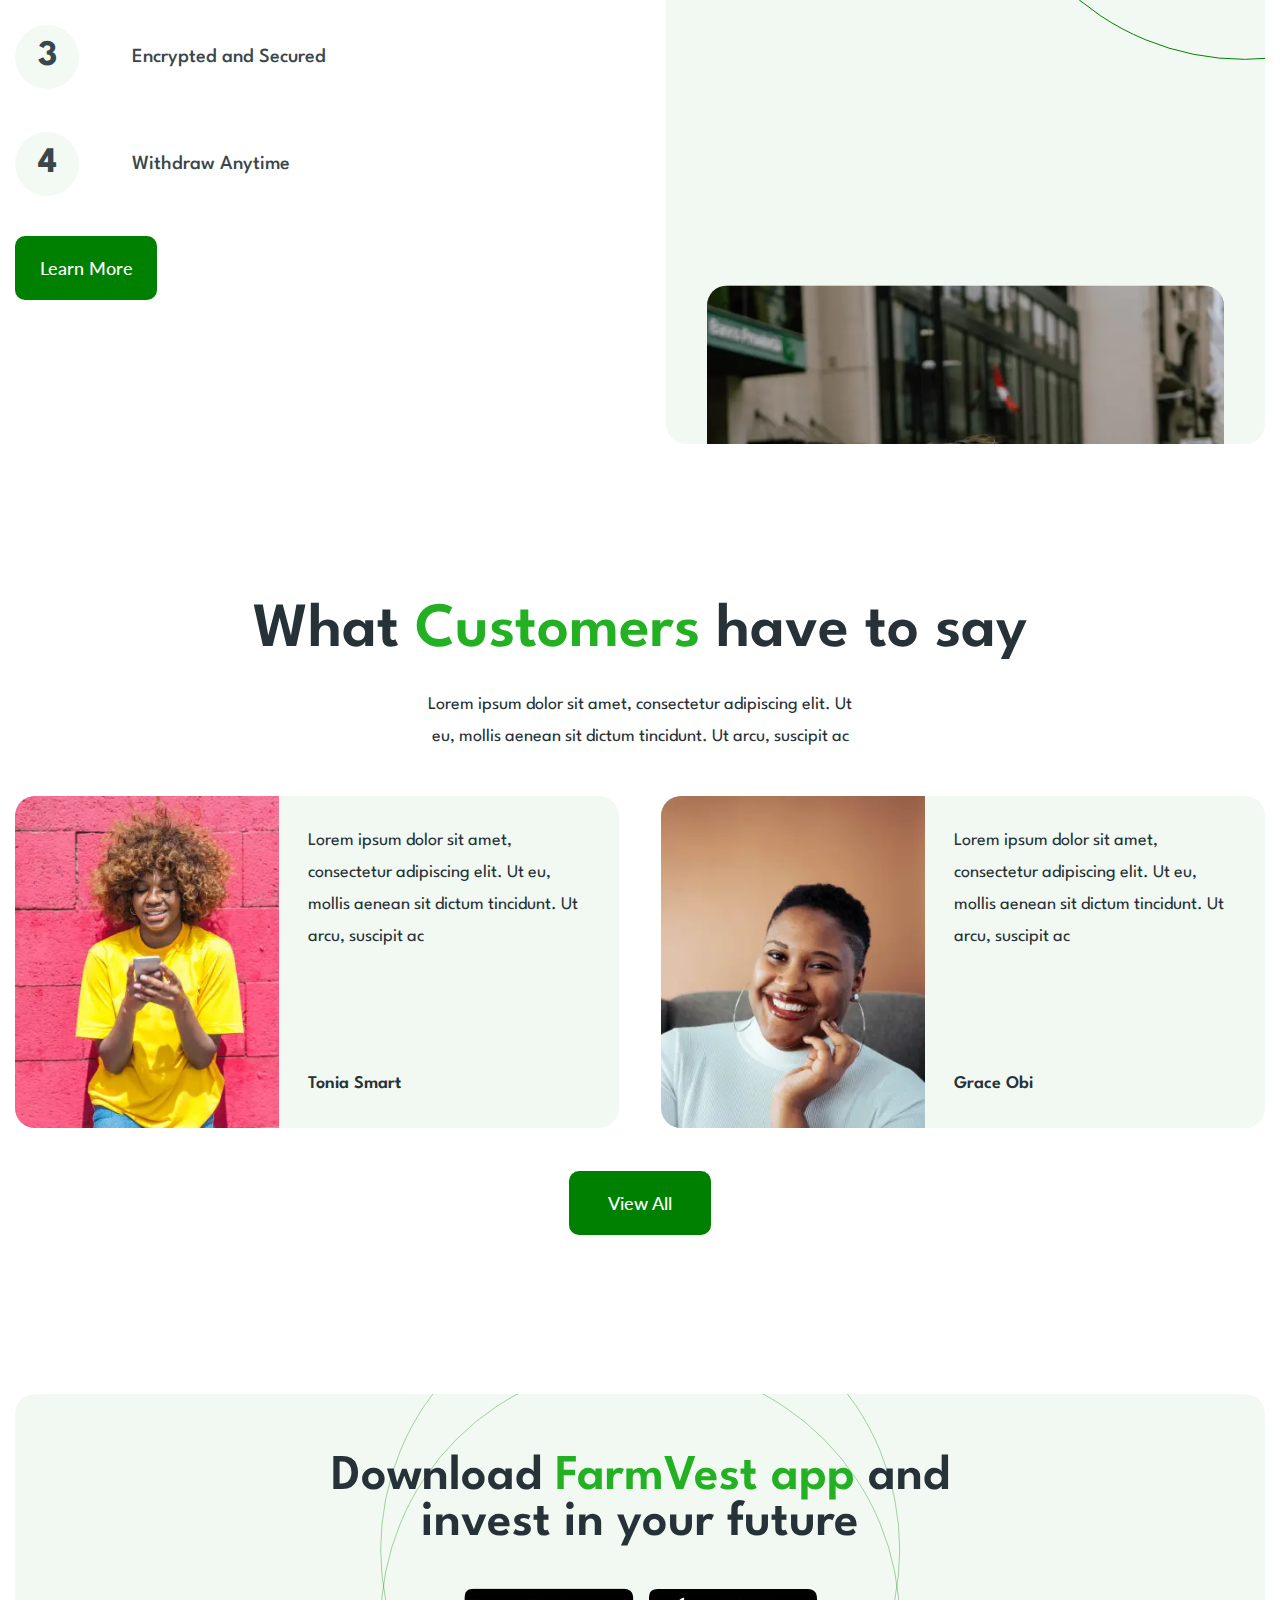
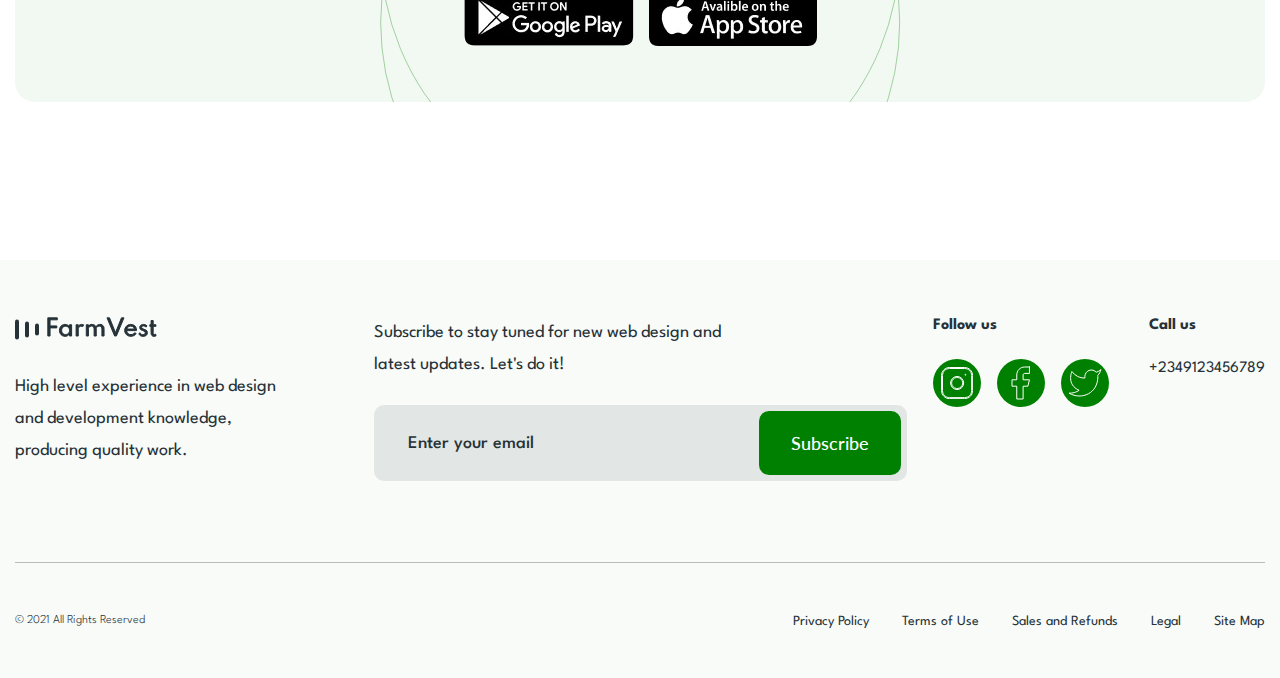
<file: home.html>
<!DOCTYPE html>
<html lang="ru">

<head>
	<title>FarmVest</title>
	<meta charset="UTF-8">
	<meta name="format-detection" content="telephone=no">
	<!-- <style>body{opacity: 0;}</style> -->
	<link rel="stylesheet" href="css/style.min.css?_v=20230315211058">
	<link rel="shortcut icon" href="favicon.ico">
	<!-- <meta name="robots" content="noindex, nofollow"> -->
	<meta name="viewport" content="width=device-width, initial-scale=1.0">
</head>

<body>
	<div class="wrapper">
		<header class="header">
			<div class="header__container-big">
				<a href="" class="header__logo"><img src="img/logo.svg" alt="Логотип FarmVest"></a>
				<div class="header__menu menu">
					<nav class="menu__body">
						<ul class="menu__list">
							<li class="menu__item"><a href="" class="menu__link">Home</a></li>
							<li class="menu__item"><a href="" class="menu__link">About</a></li>
							<li class="menu__item"><a href="" class="menu__link">Features</a></li>
							<li class="menu__item"><a href="" class="menu__link">How it works</a></li>
						</ul>
					</nav>
				</div>
				<div class="header__actions">
					<button type="button" data-da=".menu__body, 767,98, last" class="header__button button button_border">Sign In</button>
					<button type="button" data-da=".menu__body, 767,98" class="header__button button">Get Started</button>
					<div class="header__action">
						<button type="button" class="header__theme"></button>
						<button type="button" class="header__reset"></button>
					</div>
					<button type="button" class="menu__icon icon-menu"><span></span></button>
				</div>
			</div>
		</header>


		<main class="page">
			<section class="page__main main-block">
				<div class="main-block__container-big">
					<div class="main-block__container">
						<div class="main-block__comtent">
							<h1 class="main-block__title title">The easiest and fastest way to <span>Invest </span>in
								Agriculture</h1>
							<div class="main-block__desc text">Lorem ipsum dolor sit amet, consectetur adipiscing elit.
								Ut eu, mollis aenean sit dictum tincidunt. Ut arcu, suscipit ac etLorem ipsum dolor sit
								amet.Lorem ipsum dolor sit amet, consectetur </div>
							<div class="main-block__form">
								<form action="" class="form">
									<input data-required="email" autocomplete="off" type="text" name="form[]" data-error="Error" placeholder="Enter your email" class="form__input">
									<button type="submit" class="form__button button">Get Started</button>
								</form>
							</div>
						</div>
					</div>
					<div class="main-block__icons icons-main-block">
						<div data-prlx-mouse data-prlx-cx="250" data-prlx-cy="250" class="icons-main-block__circle icons-main-block__circle_1"></div>
						<div data-prlx-mouse data-prlx-cx="250" data-prlx-cy="250" data-prlx-dxr data-prlx-dxy class="icons-main-block__circle icons-main-block__circle_2"></div>
						<div data-prlx-mouse data-prlx-cx="5" data-prlx-cy="5" class="icons-main-block__item icons-main-block__item_1">
							<img id="parallax" data-speed="0.1" src="img/main-block/01.svg" alt="Icon">
						</div>
						<div data-prlx-mouse data-prlx-cx="5" data-prlx-cy="5" data-prlx-dxr data-prlx-dxy class="icons-main-block__item icons-main-block__item_2">
							<img id="parallax" data-speed="0.18" src="img/main-block/02.svg" alt="Icon">
						</div>
						<div data-prlx-mouse data-prlx-cx="5" data-prlx-cy="5" class="icons-main-block__item icons-main-block__item_3">
							<img id="parallax" data-speed="0.18" src="img/main-block/03.svg" alt="Icon">
						</div>
						<div data-prlx-mouse data-prlx-cx="5" data-prlx-cy="5" data-prlx-dxr data-prlx-dxy class="icons-main-block__item icons-main-block__item_4">
							<img id="parallax" data-speed="0.18" src="img/main-block/04.svg" alt="Icon">
						</div>
						<div data-prlx-mouse data-prlx-cx="5" data-prlx-cy="5" class="icons-main-block__item icons-main-block__item_5">
							<img id="parallax" data-speed="0.18" src="img/main-block/05.svg" alt="Icon">
						</div>
						<div data-prlx-mouse data-prlx-cx="5" data-prlx-cy="5" data-prlx-dxr data-prlx-dxy class="icons-main-block__item icons-main-block__item_6">
							<img id="parallax" data-speed="0.18" src="img/main-block/06.svg" alt="Icon">
						</div>
						<div data-prlx-mouse data-prlx-cx="10" data-prlx-cy="10" class="icons-main-block__item icons-main-block__item_7">
							<img id="parallax" data-speed="0.18" src="img/main-block/07.svg" alt="Icon">
						</div>
					</div>
				</div>
			</section>

			<div class="page_paetners paetners">
				<div class="paetners__container-big">
					<div class="paetners__container">
						<div class="paetners__item">
							<img src="img/paetners/marketwatch.svg" alt="MarketWatch">
						</div>
						<div class="paetners__item">
							<img src="img/paetners/forbes.com.svg" alt="Forbes.com">
						</div>
						<div class="paetners__item">
							<img src="img/paetners/businessinsider.svg" alt="Business Insider">
						</div>
						<div class="paetners__item">
							<img src="img/paetners/FidelityManagement&ResearchCompany.svg" alt="Fidelity Management amd Research Company">
						</div>
						<div class="paetners__item">
							<img src="img/paetners/WIREDUK.svg" alt="WIRED.UK">
						</div>
					</div>
				</div>
			</div>

			<section class="page__how how">
				<div class="how__container-big">
					<div class="how__container">
						<div class="how__content">
							<h2 class="how__title title section-title title_s64">How <span>FarmVest</span> Works</h2>
							<p class="how__text text">Lorem ipsum dolor sit amet, consectetur adipiscing elit. Ut eu,
								mollis aenean sit dictum tincidunt. Ut arcu, suscipit ac etLorem ipsum dolor sit
								amet.Lorem ipsum dolor sit amet, consectetur </p>
							<ul class="how__steps steps-how">
								<li class="steps-how__item">
									<div class="steps-how__icon">
										<img src="img/steps/01.svg" alt="Icon">
									</div>
									<div class="steps-how__body">
										<h4 class="steps-how__title title_h4">Download FarmVest</h4>
										<p class="steps-how__text text">Start by downloading FarmVest app
											on your Android or IOS</p>
									</div>
								</li>
								<li class="steps-how__item">
									<div class="steps-how__icon">
										<img src="img/steps/02.svg" alt="Icon">
									</div>
									<div class="steps-how__body">
										<h4 class="steps-how__title title_h4">Create account</h4>
										<p class="steps-how__text text">Start by downloading FarmVest app
											on your Android or IOS</p>
									</div>
								</li>
								<li class="steps-how__item">
									<div class="steps-how__icon">
										<img src="img/steps/03.svg" alt="Icon">
									</div>
									<div class="steps-how__body">
										<h4 class="steps-how__title title_h4">Link your bank account</h4>
										<p class="steps-how__text text">Start by downloading FarmVest app
											on your Android or IOS</p>
									</div>
								</li>
								<li class="steps-how__item">
									<div class="steps-how__icon">
										<img src="img/steps/04.svg" alt="Icon">
									</div>
									<div class="steps-how__body">
										<h4 class="steps-how__title title_h4">Start Investing</h4>
										<p class="steps-how__text text">Start by downloading FarmVest app
											on your Android or IOS</p>
									</div>
								</li>
							</ul>
						</div>
						<div class="how__image image-block">
							<div id="parallax" data-speed="-0.2" class="image-block__item">
								<picture><source srcset="img/steps/image.webp" type="image/webp"><img src="img/steps/image.jpg" alt="Image"></picture>
							</div>
							<div data-prlx-mouse data-prlx-cx="100" data-prlx-cy="100" class="image-block__circle image-block__circle_1"></div>
							<div data-prlx-mouse data-prlx-cx="100" data-prlx-cy="100" data-prlx-dxr data-prlx-dxy class="image-block__circle image-block__circle_2"></div>
						</div>
					</div>
				</div>
			</section>

			<section class="page__pathway pathway">
				<div class="pathway__container-big">
					<div class="pathway__container">
						<div class="pathway__image image-block">
							<div id="parallax" data-speed="-0.1" class="image-block__item">
								<picture><source srcset="img/pathway/image.webp" type="image/webp"><img src="img/pathway/image.jpg" alt="Image"></picture>
							</div>
							<div data-prlx-mouse data-prlx-cx="250" data-prlx-cy="250" class="image-block__circle image-block__circle_1"></div>
							<div data-prlx-mouse data-prlx-cx="250" data-prlx-cy="250" data-prlx-dxr data-prlx-dxy class="image-block__circle image-block__circle_2"></div>
						</div>
						<div class="pathway__content">
							<h2 class="pathway__title title section-title">Your <span>pathway</span> to Future
								Investment</h2>
							<p class="pathway__text text">Lorem ipsum dolor sit amet, consectetur adipiscing elit. Ut
								eu, mollis aenean sit dictum tincidunt. Ut arcu, suscipit ac etLorem ipsum dolor sit
								amet.Lorem ipsum dolor sit amet, consectetur</p>
							<div data-spollers class="pathway__spollers spollers-pathway">
								<div class="spollers-pathway__item">
									<button type="button" data-spoller class="spollers-pathway__title">
										<h3>What is FarmVest?</h3>
									</button>
									<div class="spollers-pathway__body text">Lorem ipsum dolor sit, amet consectetur
										adipisicing elit. Alias, veniam culpa veritatis at suscipit unde aliquid vel
										vero labore libero eaque, tenetur dolore ipsum quos delectus soluta voluptas
										distinctio reprehenderit.</div>
								</div>
								<div class="spollers-pathway__item">
									<button type="button" data-spoller class="spollers-pathway__title">
										<h3>How safe is FarmVest</h3>
									</button>
									<div class="spollers-pathway__body text">Lorem ipsum dolor sit, amet consectetur
										adipisicing elit. Alias, veniam culpa veritatis at suscipit unde aliquid vel
										vero labore libero eaque, tenetur dolore ipsum quos delectus soluta voluptas
										distinctio reprehenderit.</div>
								</div>
								<div class="spollers-pathway__item">
									<button type="button" data-spoller class="spollers-pathway__title">
										<h3>What do I gain from using FarmVest?</h3>
									</button>
									<div class="spollers-pathway__body text">Lorem ipsum dolor sit, amet consectetur
										adipisicing elit. Alias, veniam culpa veritatis at suscipit unde aliquid vel
										vero labore libero eaque, tenetur dolore ipsum quos delectus soluta voluptas
										distinctio reprehenderit.</div>
								</div>
							</div>
						</div>
					</div>
				</div>
			</section>

			<section class="page__why why">
				<div class="why__container-big">
					<div class="why__container">
						<div class="why__content">
							<h2 class="why__title title section-title title_s64">Why choose <span>FarmVest</span></h2>
							<p class="why__text text">Lorem ipsum dolor sit amet, consectetur adipiscing elit. Ut eu,
								mollis aenean sit dictum tincidunt. Ut arcu, suscipit ac</p>
							<ol class="why__list list-why">
								<li class="list-why__item">
									<h4 class="list-why__title title_h4">Real-time Checkup</h4>
								</li>
								<li class="list-why__item">
									<h4 class="list-why__title title_h4">Flexibility in Investment</h4>
								</li>
								<li class="list-why__item">
									<h4 class="list-why__title title_h4">Encrypted and Secured</h4>
								</li>
								<li class="list-why__item">
									<h4 class="list-why__title title_h4">Withdraw Anytime</h4>
								</li>
							</ol>
							<a href="" class="why__button button">Learn More</a>
						</div>
						<div class="why__image image-block">
							<div class="image-block__item">
								<picture><source srcset="img/why/image.webp" type="image/webp"><img id="parallax" data-speed="-0.115" src="img/why/image.jpg" alt="Image"></picture>
							</div>
							<div data-prlx-mouse data-prlx-cx="100" data-prlx-cy="100" class="image-block__circle image-block__circle_1"></div>
							<div data-prlx-mouse data-prlx-cx="100" data-prlx-cy="100" data-prlx-dxr data-prlx-dxy class="image-block__circle image-block__circle_2"></div>
						</div>
					</div>
				</div>
			</section>

			<section class="page__reviews reviews">
				<div class="reviews__container-big">
					<div class="reviews__container">
						<h2 class="reviews__title title">What <span>Customers</span> have to say</h2>
						<p class="reviews__text text">Lorem ipsum dolor sit amet, consectetur adipiscing elit. Ut eu, mollis aenean sit dictum tincidunt. Ut arcu, suscipit ac</p>
						<div class="reviews__items">
							<div class="reviews__item item-review">
								<div class="item-review__image-ibg">
									<picture><source srcset="img/reviews/Tonia_Smart.webp" type="image/webp"><img src="img/reviews/Tonia_Smart.jpg" alt="Phote Tonia Smart"></picture>
								</div>
								<div class="item-review__body">
									<blockquote class="item-review__text text">Lorem ipsum dolor sit amet, consectetur adipiscing elit. Ut eu, mollis aenean sit dictum tincidunt. Ut arcu, suscipit ac</blockquote>
									<cite class="item-review__name">Tonia Smart</cite>
								</div>
							</div>
							<div class="reviews__item item-review">
								<div class="item-review__image-ibg">
									<picture><source srcset="img/reviews/Grace_Obi.webp" type="image/webp"><img src="img/reviews/Grace_Obi.jpg" alt="Phote Grace Obi"></picture>
								</div>
								<div class="item-review__body">
									<blockquote class="item-review__text text">Lorem ipsum dolor sit amet, consectetur adipiscing elit. Ut eu, mollis aenean sit dictum tincidunt. Ut arcu, suscipit ac</blockquote>
									<cite class="item-review__name">Grace Obi</cite>
								</div>
							</div>
						</div>
						<button type="button" class="reviews__button button">View All</button>
					</div>
				</div>
			</section>

			<section class="page__download download">
				<div class="download__container-big">
					<div class="download__container">
						<div class="download__body">
							<h2 class="download__title title title_s56">Download <span>FarmVest app</span> and invest in your future</h2>
							<div class="download__apps">
								<a href="" class="download__app"><picture><source srcset="img/download/store.webp" type="image/webp"><img src="img/download/store.png" alt="App Store"></picture></a>
								<a href="" class="download__app"><picture><source srcset="img/download/store-1.webp" type="image/webp"><img src="img/download/store-1.png" alt="Google Play"></picture></a>
							</div>
							<div data-prlx-mouse data-prlx-cx="250" data-prlx-cy="250" class="download__circle download__circle_1"></div>
							<div data-prlx-mouse data-prlx-cx="250" data-prlx-cy="250" data-prlx-dxr data-prlx-dxy class="download__circle download__circle_2"></div>
						</div>
					</div>
				</div>
			</section>
		</main>
		<footer class="footer">
			<div class="footer__container-big">
				<div class="footer__main main-footer">
					<div class="main-footer__info">
						<a href="" class="main-footer__logo">
							<svg class="main-footer__logo-icon" width="143" height="25" viewBox="0 0 143 25" fill="none" aria-label="Logo" xmlns="http://www.w3.org/2000/svg">
								<line x1="2" y1="4.5" x2="2" y2="20.5" stroke-width="4" stroke-linecap="round" />
								<line x1="12" y1="6.5" x2="12" y2="18.5" stroke-width="4" stroke-linecap="round" />
								<line x1="22" y1="8.5" x2="22" y2="16.5" stroke-width="4" stroke-linecap="round" />
								<path d="M32.816 19V0.849999H42.298V2.819H34.334L35.049 2.236V9.914L34.334 8.924H41.803V10.882H34.334L35.049 9.892V19H32.816ZM50.027 19.352C48.9784 19.352 48.0287 19.0953 47.178 18.582C46.3347 18.0613 45.6637 17.35 45.165 16.448C44.6737 15.546 44.428 14.5157 44.428 13.357C44.428 12.213 44.67 11.1937 45.154 10.299C45.638 9.397 46.3017 8.68567 47.145 8.165C47.9884 7.64433 48.949 7.384 50.027 7.384C50.9804 7.384 51.8494 7.59667 52.634 8.022C53.426 8.44733 54.0384 9.03767 54.471 9.793V7.736H56.605V19H54.471V16.888C53.9797 17.6653 53.349 18.2703 52.579 18.703C51.809 19.1357 50.9584 19.352 50.027 19.352ZM50.599 17.515C51.369 17.515 52.0474 17.339 52.634 16.987C53.228 16.6277 53.6937 16.1363 54.031 15.513C54.3684 14.8897 54.537 14.1747 54.537 13.368C54.537 12.5613 54.3684 11.8463 54.031 11.223C53.6937 10.5997 53.228 10.112 52.634 9.76C52.0474 9.40067 51.369 9.221 50.599 9.221C49.8364 9.221 49.158 9.40067 48.564 9.76C47.97 10.112 47.5007 10.5997 47.156 11.223C46.8187 11.8463 46.65 12.5613 46.65 13.368C46.65 14.1673 46.8187 14.8823 47.156 15.513C47.5007 16.1363 47.97 16.6277 48.564 16.987C49.158 17.339 49.8364 17.515 50.599 17.515ZM61.1085 19V7.736H63.2425V9.386C63.6165 8.73333 64.0932 8.23833 64.6725 7.901C65.2518 7.55633 65.9082 7.384 66.6415 7.384C66.9935 7.384 67.3492 7.428 67.7085 7.516C68.0752 7.59667 68.3905 7.70667 68.6545 7.846L67.7745 9.65C67.5472 9.52533 67.2832 9.42633 66.9825 9.353C66.6818 9.27967 66.3995 9.243 66.1355 9.243C65.6442 9.243 65.1748 9.37133 64.7275 9.628C64.2875 9.87733 63.9282 10.2037 63.6495 10.607C63.3782 11.0103 63.2425 11.443 63.2425 11.905V19H61.1085ZM71.2921 19V7.736H73.4261V9.188C73.9028 8.58667 74.4418 8.13567 75.0431 7.835C75.6444 7.53433 76.3118 7.384 77.0451 7.384C77.9544 7.384 78.7538 7.593 79.4431 8.011C80.1324 8.42167 80.6128 8.98267 80.8841 9.694C81.3534 8.97533 81.9181 8.41067 82.5781 8C83.2381 7.58933 84.0118 7.384 84.8991 7.384C85.7058 7.384 86.4208 7.549 87.0441 7.879C87.6674 8.209 88.1588 8.68567 88.5181 9.309C88.8774 9.93233 89.0571 10.6877 89.0571 11.575V19H86.9231V12.169C86.9231 11.2303 86.6774 10.486 86.1861 9.936C85.6948 9.386 85.0421 9.111 84.2281 9.111C83.6634 9.111 83.1538 9.23567 82.6991 9.485C82.2518 9.727 81.8961 10.046 81.6321 10.442C81.3754 10.8307 81.2471 11.2413 81.2471 11.674V19H79.1131V12.026C79.1131 11.1387 78.8711 10.431 78.3871 9.903C77.9031 9.375 77.2578 9.111 76.4511 9.111C75.8864 9.111 75.3731 9.232 74.9111 9.474C74.4564 9.70867 74.0934 10.0167 73.8221 10.398C73.5581 10.7793 73.4261 11.179 73.4261 11.597V19H71.2921ZM99.615 19L92.003 0.849999H94.533L100.495 15.634L106.457 0.849999H108.976L101.364 19H99.615ZM115.879 19.352C114.698 19.352 113.638 19.0917 112.7 18.571C111.761 18.0503 111.02 17.3427 110.478 16.448C109.935 15.546 109.664 14.5303 109.664 13.401C109.664 12.565 109.818 11.784 110.126 11.058C110.434 10.332 110.863 9.694 111.413 9.144C111.963 8.58667 112.601 8.154 113.327 7.846C114.053 7.538 114.83 7.384 115.659 7.384C116.832 7.384 117.859 7.626 118.739 8.11C119.626 8.594 120.315 9.26867 120.807 10.134C121.305 10.9993 121.555 12.004 121.555 13.148C121.555 13.2433 121.551 13.3203 121.544 13.379C121.536 13.4377 121.522 13.5147 121.5 13.61H111.82C111.82 14.3947 111.996 15.0877 112.348 15.689C112.707 16.2903 113.198 16.7633 113.822 17.108C114.452 17.4453 115.175 17.614 115.989 17.614C116.759 17.614 117.448 17.4563 118.057 17.141C118.665 16.8257 119.193 16.3563 119.641 15.733L121.203 16.547C120.667 17.4343 119.93 18.1237 118.992 18.615C118.06 19.1063 117.023 19.352 115.879 19.352ZM111.93 12.037H119.41C119.307 11.4577 119.08 10.9517 118.728 10.519C118.383 10.079 117.947 9.738 117.419 9.496C116.898 9.24667 116.322 9.122 115.692 9.122C115.032 9.122 114.434 9.243 113.899 9.485C113.371 9.71967 112.934 10.057 112.59 10.497C112.252 10.9297 112.032 11.443 111.93 12.037ZM128.028 19.352C127.089 19.352 126.257 19.1503 125.531 18.747C124.812 18.3363 124.24 17.7533 123.815 16.998L124.838 15.678C125.226 16.3307 125.696 16.8367 126.246 17.196C126.796 17.5553 127.386 17.735 128.017 17.735C128.427 17.735 128.798 17.6543 129.128 17.493C129.465 17.3317 129.733 17.1007 129.931 16.8C130.129 16.492 130.228 16.129 130.228 15.711C130.228 15.3077 130.125 14.9923 129.92 14.765C129.722 14.5303 129.425 14.325 129.029 14.149C128.64 13.973 128.152 13.7713 127.566 13.544C127.096 13.3533 126.642 13.137 126.202 12.895C125.762 12.653 125.399 12.3487 125.113 11.982C124.834 11.608 124.695 11.135 124.695 10.563C124.695 9.947 124.86 9.40067 125.19 8.924C125.527 8.44733 125.989 8.07333 126.576 7.802C127.162 7.53067 127.83 7.395 128.578 7.395C129.186 7.395 129.777 7.516 130.349 7.758C130.921 8 131.463 8.34833 131.977 8.803L131.119 10.101C130.356 9.29433 129.513 8.891 128.589 8.891C128.031 8.891 127.58 9.034 127.236 9.32C126.891 9.59867 126.719 9.96167 126.719 10.409C126.719 10.7537 126.843 11.0433 127.093 11.278C127.342 11.5053 127.661 11.7033 128.05 11.872C128.438 12.0407 128.842 12.2057 129.26 12.367C129.89 12.6017 130.44 12.8437 130.91 13.093C131.386 13.3423 131.757 13.665 132.021 14.061C132.285 14.4497 132.417 14.974 132.417 15.634C132.417 16.404 132.233 17.0677 131.867 17.625C131.507 18.1823 130.998 18.6113 130.338 18.912C129.678 19.2053 128.908 19.352 128.028 19.352ZM138.977 19.352C138.053 19.352 137.334 19.0477 136.821 18.439C136.307 17.823 136.051 16.9613 136.051 15.854V9.353H134.797V7.736H136.051V3.523H138.185V7.736H140.891V9.353H138.185V15.722C138.185 16.2793 138.295 16.7083 138.515 17.009C138.735 17.3097 139.05 17.46 139.461 17.46C139.871 17.46 140.238 17.339 140.561 17.097L141.1 18.802C140.814 18.9707 140.48 19.1027 140.099 19.198C139.725 19.3007 139.351 19.352 138.977 19.352Z" />
							</svg>
							<!-- <img width="143" height="25" src="img/logo-footer.svg" alt="Logo"> -->
						</a>
						<p class="main-footer__text text">High level experience in web design and development knowledge, producing quality work.</p>
					</div>
					<div class="main-footer__form form-footer">
						<p class="form-footer__text text">Subscribe to stay tuned for new web design and latest updates. Let's do it!</p>
						<form action="" class="form">
							<input data-required="email" autocomplete="off" type="text" name="form[]" data-error="Error" placeholder="Enter your email" class="form__input">
							<button type="submit" class="form__button button">Subscribe</button>
						</form>
					</div>
					<div class="main-footer__contacts">
						<div class="main-footer__social">
							<div class="main-footer__lable">Follow us</div>
							<div class="social">
								<a href="" class="social__item">
									<svg class="social__item-icon" aria-label="Instagram" width="32" height="32" viewBox="0 0 32 32" fill="none" xmlns="http://www.w3.org/2000/svg">
										<path fill-rule="evenodd" clip-rule="evenodd" d="M8.53496 1.5C4.64966 1.5 1.5 4.64966 1.5 8.53496V23.6049C1.5 27.4902 4.64966 30.6398 8.53496 30.6398H23.6049C27.4902 30.6398 30.6398 27.4902 30.6398 23.6049V8.53496C30.6398 4.64966 27.4902 1.5 23.6049 1.5H8.53496ZM0.5 8.53496C0.5 4.09737 4.09737 0.5 8.53496 0.5H23.6049C28.0425 0.5 31.6398 4.09737 31.6398 8.53496V23.6049C31.6398 28.0425 28.0425 31.6398 23.6049 31.6398H8.53496C4.09737 31.6398 0.5 28.0425 0.5 23.6049V8.53496ZM16.9462 10.5363C15.796 10.3657 14.6214 10.5622 13.5893 11.0977C12.5573 11.6332 11.7203 12.4805 11.1976 13.5191C10.6748 14.5577 10.4929 15.7347 10.6776 16.8827C10.8623 18.0306 11.4043 19.0911 12.2265 19.9133C13.0487 20.7355 14.1091 21.2775 15.2571 21.4622C16.4051 21.6469 17.5821 21.465 18.6207 20.9422C19.6593 20.4195 20.5066 19.5825 21.0421 18.5504C21.5776 17.5184 21.7741 16.3437 21.6035 15.1936C21.4295 14.0204 20.8829 12.9342 20.0442 12.0956C19.2056 11.2569 18.1194 10.7102 16.9462 10.5363ZM13.1288 10.2101C14.3475 9.57766 15.7347 9.34567 17.0929 9.54708C18.4783 9.75252 19.7609 10.3981 20.7513 11.3885C21.7417 12.3788 22.3873 13.6615 22.5927 15.0469C22.7941 16.4051 22.5621 17.7923 21.9297 19.011C21.2973 20.2298 20.2967 21.2181 19.0703 21.8354C17.8438 22.4528 16.4539 22.6676 15.0982 22.4495C13.7426 22.2314 12.4903 21.5913 11.5194 20.6204C10.5485 19.6495 9.90842 18.3972 9.69028 17.0415C9.47214 15.6859 9.68702 14.296 10.3043 13.0695C10.9217 11.8431 11.91 10.8425 13.1288 10.2101ZM24.3584 7.28148C24.0822 7.28148 23.8584 7.50534 23.8584 7.78148C23.8584 8.05762 24.0822 8.28148 24.3584 8.28148H24.3756C24.6518 8.28148 24.8756 8.05762 24.8756 7.78148C24.8756 7.50534 24.6518 7.28148 24.3756 7.28148H24.3584Z" />
									</svg>
									<!-- <img src="img/icons/social/instagram.svg" alt="Instagram"> -->
								</a>
								<a href="" class="social__item">
									<svg class="social__item-icon" aria-label="Facebook" width="19" height="34" viewBox="0 0 19 34" fill="none" xmlns="http://www.w3.org/2000/svg">
										<path d="M18.4545 1H13.6942C11.59 1 9.572 1.84285 8.08411 3.34315C6.59622 4.84344 5.76033 6.87827 5.76033 9V13.8H1V20.2H5.76033V33H12.1074V20.2H16.8678L18.4545 13.8H12.1074V9C12.1074 8.57565 12.2746 8.16869 12.5722 7.86863C12.8698 7.56857 13.2734 7.4 13.6942 7.4H18.4545V1Z" stroke-linecap="round" stroke-linejoin="round" />
									</svg>
									<!-- <img src="img/icons/social/facebook.svg" alt="Facebook.svg"> -->
								</a>
								<a href="" class="social__item">
									<svg class="social__item-icon" aria-label="Twitter" width="34" height="28" viewBox="0 0 34 28" fill="none" xmlns="http://www.w3.org/2000/svg">
										<path d="M32.7778 1.01457C31.3946 1.99332 29.863 2.74191 28.2422 3.23151C27.3723 2.22811 26.2162 1.51692 24.9302 1.19414C23.6442 0.871354 22.2904 0.952548 21.0519 1.42674C19.8134 1.90093 18.75 2.74523 18.0054 3.84546C17.2609 4.94569 16.8711 6.24877 16.8889 7.57844V9.02742C14.3505 9.09345 11.8352 8.5287 9.56701 7.38348C7.29885 6.23825 5.34824 4.5481 3.88889 2.46355C3.88889 2.46355 -1.88889 15.5043 11.1111 21.3003C8.13632 23.3259 4.59256 24.3416 1 24.1982C14 31.4431 29.8889 24.1982 29.8889 7.53497C29.8876 7.13136 29.8489 6.72875 29.7733 6.33232C31.2475 4.87391 32.2879 3.03258 32.7778 1.01457V1.01457Z" stroke-linecap="round" stroke-linejoin="round" />
									</svg>
									<!-- <img src="img/icons/social/twitter.svg" alt="Twitter"> -->
								</a>
							</div>
						</div>
						<div class="main-footer__call-us">
							<div class="main-footer__lable">Call us</div>
							<a href="tel:+2349123456789" class="call-us__phone">+2349123456789</a>
						</div>
					</div>
				</div>
				<div class="footer__bottom">
					<div class="footer__copy">© 2021 All Rights Reserved</div>
					<nav class="footer__menu menu-footer">
						<ul class="menu-footer__list">
							<li class="menu-footer__item"><a href="" class="menu-footer__link">Privacy Policy</a></li>
							<li class="menu-footer__item"><a href="" class="menu-footer__link">Terms of Use</a></li>
							<li class="menu-footer__item"><a href="" class="menu-footer__link">Sales and Refunds</a></li>
							<li class="menu-footer__item"><a href="" class="menu-footer__link">Legal</a></li>
							<li class="menu-footer__item"><a href="" class="menu-footer__link">Site Map</a></li>
						</ul>
					</nav>
				</div>
			</div>
		</footer>
	</div>
	<!-- 
<div id="popup" aria-hidden="true" class="popup">
	<div class="popup__wrapper">
		<div class="popup__content">
			<button data-close type="button" class="popup__close">Закрыть</button>
			<div class="popup__text">
			</div>
		</div>
	</div>
</div>
 -->

	<script src="js/app.min.js?_v=20230315211058"></script>
</body>

</html>
</file>
<file: css/style.min.css>
@charset "UTF-8";@import url(https://fonts.googleapis.com/css?family=League+Spartan:regular,500,600,700&display=swap);@import url(https://fonts.googleapis.com/css?family=Lato:regular,500&display=swap);*{padding:0;margin:0;border:0}*,:after,:before{-webkit-box-sizing:border-box;box-sizing:border-box}body,html{height:100%;min-width:320px}body{color:#fff;line-height:1;font-family:"League Spartan";font-size:1.125rem;-ms-text-size-adjust:100%;-moz-text-size-adjust:100%;-webkit-text-size-adjust:100%;-webkit-font-smoothing:antialiased;-moz-osx-font-smoothing:grayscale}button,input,textarea{font-family:"League Spartan";font-size:inherit}button{cursor:pointer;color:inherit;background-color:inherit}a{color:inherit}a:link,a:visited{text-decoration:none}a:hover{text-decoration:none}ul li{list-style:none}img{vertical-align:top}h1,h2,h3,h4,h5,h6{font-weight:inherit;font-size:inherit}body{font-weight:400;background-color:#263238}.lock body{overflow:hidden;-ms-touch-action:none;touch-action:none}.wrapper{min-height:100%;display:-webkit-box;display:-ms-flexbox;display:flex;-webkit-box-orient:vertical;-webkit-box-direction:normal;-ms-flex-direction:column;flex-direction:column;overflow:hidden}.wrapper>main{-webkit-box-flex:1;-ms-flex:1 1 auto;flex:1 1 auto}.wrapper>*{min-width:0}[class*=__container]{max-width:1420px;margin:0 auto}[class*=__container-big]{max-width:101.25rem;-webkit-box-sizing:content-box;box-sizing:content-box;margin:0 auto;padding:0 .9375rem}.form{max-width:33.3125rem;background:#fff;border-radius:10px;display:-webkit-box;display:-ms-flexbox;display:flex;padding:.375rem;gap:.375rem;position:relative}.form__input{height:4rem;-webkit-box-flex:1;-ms-flex:1 1 auto;flex:1 1 auto;padding:0 1.75rem;font-weight:500;line-height:1.1111111111;background-color:transparent}.form__input::-webkit-input-placeholder{color:#263238}.form__input::-moz-placeholder{color:#263238}.form__input:-ms-input-placeholder{color:#263238}.form__input::-ms-input-placeholder{color:#263238}.form__input::placeholder{color:#263238}.form__input._form-error::-webkit-input-placeholder{color:red}.form__input._form-error::-moz-placeholder{color:red}.form__input._form-error:-ms-input-placeholder{color:red}.form__input._form-error::-ms-input-placeholder{color:red}.form__input._form-error::placeholder{color:red}.form__button{-webkit-box-align:center;-ms-flex-align:center;align-items:center}.form__error{position:absolute;top:100%;left:0;color:red;font-size:1.125rem;-webkit-transform:translate(0,100%);-ms-transform:translate(0,100%);transform:translate(0,100%);padding-left:1.625rem}.button{display:-webkit-inline-box;display:-ms-inline-flexbox;display:inline-flex;padding:1.3125rem .625rem;font-family:Lato;font-weight:500;line-height:1.2222222222;color:#fff;background-color:#23b123;border-radius:10px;-webkit-transition:background-color .3s ease 0s;-o-transition:background-color .3s ease 0s;transition:background-color .3s ease 0s;-webkit-box-pack:center;-ms-flex-pack:center;justify-content:center}.button_border{border:1px solid #fff;background-color:transparent;padding:1.21875rem 2.6875rem;-webkit-transition:all .3s ease 0s;-o-transition:all .3s ease 0s;transition:all .3s ease 0s}.button._fw{width:100%}[class*=-ibg]{position:relative}[class*=-ibg] img{position:absolute;width:100%;height:100%;top:0;left:0;-o-object-fit:cover;object-fit:cover}[class*=-ibg_contain] img{-o-object-fit:contain;object-fit:contain}#parallax{-webkit-transition:-webkit-transform .5s ease-out;transition:-webkit-transform .5s ease-out;-o-transition:transform .5s ease-out;transition:transform .5s ease-out;transition:transform .5s ease-out,-webkit-transform .5s ease-out}.title{font-weight:600;line-height:.9285714286;text-align:center;color:#fff}.title span{color:#23b123}.title_h4{font-weight:700;font-size:1.25rem;line-height:1.1}.text{line-height:1.7777777778;opacity:.7}.image-block{-ms-flex-item-align:start;-ms-grid-row-align:start;align-self:start;overflow:hidden;display:-webkit-box;display:-ms-flexbox;display:flex;background:rgba(255,255,255,.05);border-radius:1.25rem;position:relative}.image-block__circle{position:absolute;top:0;right:0}.image-block__circle::before{content:"";position:absolute;width:100%;height:100%;border-radius:50%;border:1px solid #fff;top:0;left:0}.image-block__circle_1::before{-webkit-transform:translate(calc(50% - 1.125rem),-20%);-ms-transform:translate(calc(50% - 1.125rem),-20%);transform:translate(calc(50% - 1.125rem),-20%)}.image-block__circle_2::before{-webkit-transform:translate(calc(50% - 1.25rem),-6%);-ms-transform:translate(calc(50% - 1.25rem),-6%);transform:translate(calc(50% - 1.25rem),-6%)}.image-block__item{position:relative;text-align:center;z-index:2;-webkit-box-flex:1;-ms-flex:1 1 100%;flex:1 1 100%}.image-block__item img{-webkit-transform:translate(0,35%);-ms-transform:translate(0,35%);transform:translate(0,35%);max-width:100%;border-radius:1.25rem}.header__action{position:relative}.header__theme{width:2.1875rem;height:2.1875rem}.header__reset{opacity:0;visibility:hidden}.header__reset.active{opacity:1;visibility:visible}.header__reset::before{content:"x";position:absolute;top:0;right:0;cursor:pointer;width:.625rem;height:.625rem;font-size:.4375rem;border-radius:50%;line-height:1.4285714286;color:#fff;text-align:center;background-color:#263238}.header{position:fixed;top:0;left:0;width:100%;z-index:50;-webkit-transition:all .3s ease 0s;-o-transition:all .3s ease 0s;transition:all .3s ease 0s}.header._header-scroll{padding-top:1.25rem;padding-bottom:1.25rem;background-color:rgba(0,0,0,.6)}.header__container-big{display:-ms-grid;display:grid;-ms-grid-columns:18.75rem 1fr auto;grid-template-columns:18.75rem 1fr auto;-webkit-box-align:center;-ms-flex-align:center;align-items:center}.header__logo{position:relative;z-index:5}.header__logo img{max-width:100%}.header__actions{position:relative;z-index:5;display:-webkit-box;display:-ms-flexbox;display:flex;gap:1rem;-webkit-box-align:center;-ms-flex-align:center;align-items:center}.menu{padding:0 .625rem}.menu__list{display:-webkit-box;display:-ms-flexbox;display:flex;-webkit-box-pack:center;-ms-flex-pack:center;justify-content:center;-webkit-box-align:center;-ms-flex-align:center;align-items:center;-ms-flex-wrap:wrap;flex-wrap:wrap;row-gap:.625rem}.menu__link{-webkit-transition:color .3s ease 0s;-o-transition:color .3s ease 0s;transition:color .3s ease 0s}.icon-menu{display:none}.footer{background:rgba(53,64,70,.5)}.footer__main{border-bottom:1px solid rgba(255,255,255,.42)}.footer__bottom{display:-webkit-box;display:-ms-flexbox;display:flex;-webkit-box-align:center;-ms-flex-align:center;align-items:center;-webkit-box-pack:justify;-ms-flex-pack:justify;justify-content:space-between;gap:1.875rem}.footer__copy{font-weight:300;font-size:.75rem;line-height:1.0833333333}.main-footer{display:-ms-grid;display:grid;-ms-grid-columns:(1fr)[3];grid-template-columns:repeat(3,1fr);-webkit-column-gap:1.25rem;-moz-column-gap:1.25rem;column-gap:1.25rem;row-gap:2.5rem}.main-footer__logo{display:inline-block}.main-footer__logo:not(:last-child){margin-bottom:1.5rem}.main-footer__logo-icon{fill:#fff;stroke:#fff}.main-footer__text{max-width:18.125rem}.main-footer__form{-ms-grid-column-align:center;justify-self:center}.main-footer__contacts{display:-webkit-box;display:-ms-flexbox;display:flex}.main-footer__lable{font-weight:700;font-size:1rem;line-height:1.125}.main-footer__lable:not(:last-child){margin-bottom:1.5rem}.form-footer__text{max-width:21.875rem}.form-footer__text:not(:last-child){margin-bottom:1.5rem}.form__button{min-width:9.0625rem}.social{display:-webkit-box;display:-ms-flexbox;display:flex;gap:1rem}.social__item{-webkit-box-flex:0;-ms-flex:0 0 3rem;flex:0 0 3rem;width:3rem;height:3rem;border-radius:50%;background-color:#fff;display:-webkit-box;display:-ms-flexbox;display:flex;-webkit-box-pack:center;-ms-flex-pack:center;justify-content:center;-webkit-box-align:center;-ms-flex-align:center;align-items:center}.social__item-icon{stroke:#23b123}.call-us__phone{font-size:1rem;line-height:1.1875}.menu-footer__list{display:-webkit-box;display:-ms-flexbox;display:flex;-ms-flex-wrap:wrap;flex-wrap:wrap;-webkit-box-pack:center;-ms-flex-pack:center;justify-content:center}.menu-footer__link{font-size:.875rem;line-height:1.1428571429;-webkit-transition:color .3s ease 0s;-o-transition:color .3s ease 0s;transition:color .3s ease 0s}.main-block__container-big{position:relative}.main-block__comtent{display:-webkit-box;display:-ms-flexbox;display:flex;-webkit-box-orient:vertical;-webkit-box-direction:normal;-ms-flex-direction:column;flex-direction:column;-webkit-box-align:center;-ms-flex-align:center;align-items:center;-webkit-box-pack:center;-ms-flex-pack:center;justify-content:center;text-align:center}.main-block__title{max-width:46.875rem}.main-block__desc{max-width:36.25rem}.icons-main-block{position:absolute;width:100%;height:100%;top:0;left:0;pointer-events:none}.icons-main-block__circle{position:absolute;top:0;left:0}.icons-main-block__circle::before{content:"";width:100%;height:100%;display:block;border-radius:50%;border:1px solid #fff}.icons-main-block__circle_1::before{-webkit-transform:translate(calc(-50% - 1.75rem),-37%);-ms-transform:translate(calc(-50% - 1.75rem),-37%);transform:translate(calc(-50% - 1.75rem),-37%)}.icons-main-block__circle_2::before{-webkit-transform:translate(calc(-50% + 1.6875rem),-46%);-ms-transform:translate(calc(-50% + 1.6875rem),-46%);transform:translate(calc(-50% + 1.6875rem),-46%)}.icons-main-block__item{position:absolute}.icons-main-block__item_1{top:69.3018480493%;left:.9375rem}.icons-main-block__item_2{top:38.9117043121%;left:14.6296296296%}.icons-main-block__item_3{top:77.7207392197%;left:24.8765432099%}.icons-main-block__item_4{top:79.6714579055%;right:15.987654321%}.icons-main-block__item_5{top:43.0184804928%;right:17.2222222222%}.icons-main-block__item_6{top:37.6796714579%;right:.9375rem}.icons-main-block__item_7{top:13.7577002053%;right:26.1111111111%}.paetners__container{display:-webkit-box;display:-ms-flexbox;display:flex;-ms-flex-wrap:wrap;flex-wrap:wrap;-webkit-box-pack:justify;-ms-flex-pack:justify;justify-content:space-between;-webkit-box-align:center;-ms-flex-align:center;align-items:center;gap:1.5625rem}.paetners__item{text-align:center}.paetners__item img{max-width:100%}.how__container{display:-ms-grid;display:grid;row-gap:1.875rem}.how__title{text-align:left}.steps-how__item{max-width:30.625rem;display:-webkit-box;display:-ms-flexbox;display:flex;-webkit-box-align:center;-ms-flex-align:center;align-items:center;gap:2rem}.steps-how__icon{border-radius:50%;-webkit-box-flex:0;-ms-flex:0 0 6.875rem;flex:0 0 6.875rem;width:6.875rem;height:6.875rem;display:-webkit-box;display:-ms-flexbox;display:flex;-webkit-box-pack:center;-ms-flex-pack:center;justify-content:center;-webkit-box-align:center;-ms-flex-align:center;align-items:center;background-color:rgba(0,128,0,.1)}.steps-how__title:not(:last-child){margin-bottom:.8em}.pathway__container{display:-ms-grid;display:grid;row-gap:1.875rem}.pathway__image .image-block__circle{top:auto;right:auto;left:0;bottom:0}.pathway__image .image-block__circle_1::before{-webkit-transform:translate(calc(-50% + 1.125rem),20%);-ms-transform:translate(calc(-50% + 1.125rem),20%);transform:translate(calc(-50% + 1.125rem),20%)}.pathway__image .image-block__circle_2::before{-webkit-transform:translate(calc(-50% + 1.25rem),6%);-ms-transform:translate(calc(-50% + 1.25rem),6%);transform:translate(calc(-50% + 1.25rem),6%)}.pathway__title{text-align:left}.spollers-pathway__item{background:rgba(255,255,255,.05);border-radius:.625rem;overflow:hidden}.spollers-pathway__item:not(:last-child){margin-bottom:1.5rem}.spollers-pathway__title{width:100%;display:block;text-align:left;line-height:177%;padding:1.5rem 1.875rem;background:rgba(255,255,255,.05);display:-webkit-box;display:-ms-flexbox;display:flex;-webkit-box-align:center;-ms-flex-align:center;align-items:center;-webkit-box-pack:justify;-ms-flex-pack:justify;justify-content:space-between}.spollers-pathway__title::after{content:"";background:url(../img/icons/arrow-down.svg) center/100% no-repeat;-webkit-box-flex:0;-ms-flex:0 0 1.5rem;flex:0 0 1.5rem;height:1.5rem;-webkit-transition:-webkit-transform .3s ease 0s;transition:-webkit-transform .3s ease 0s;-o-transition:transform .3s ease 0s;transition:transform .3s ease 0s;transition:transform .3s ease 0s,-webkit-transform .3s ease 0s}.spollers-pathway__title._spoller-active::after{-webkit-transform:rotate(-180deg);-ms-transform:rotate(-180deg);transform:rotate(-180deg)}.spollers-pathway__body{border-radius:0 0 .625rem .625rem;padding:.625rem 1.875rem 1.5rem 1.875rem}.why__container{display:-ms-grid;display:grid;row-gap:1.875rem}.why__title{text-align:left}.why__button{min-width:13.875rem}.why__image{padding:0}.why__image .image-block__item{-webkit-transform:translate(0,45%);-ms-transform:translate(0,45%);transform:translate(0,45%)}.why__image .image-block__item img{-webkit-transform:translate(0,50%);-ms-transform:translate(0,50%);transform:translate(0,50%)}.list-why{list-style-type:none;counter-reset:item}.list-why__title{font-weight:500;opacity:.9;display:-webkit-box;display:-ms-flexbox;display:flex;-webkit-box-align:center;-ms-flex-align:center;align-items:center;gap:3.3125rem}.list-why__title::before{counter-increment:item;content:counter(item);width:4rem;height:4rem;font-size:2.25rem;font-weight:700;line-height:4.375rem;border-radius:50%;display:-webkit-box;display:-ms-flexbox;display:flex;-webkit-box-align:center;-ms-flex-align:center;align-items:center;-webkit-box-pack:center;-ms-flex-pack:center;justify-content:center;background:rgba(255,255,255,.05)}.reviews__container{display:-ms-grid;display:grid;justify-items:center}.reviews__text{max-width:28.125rem;text-align:center}.reviews__items{display:-webkit-box;display:-ms-flexbox;display:flex;row-gap:1.875rem}.reviews__item{-webkit-box-flex:0;-ms-flex:0 1 50%;flex:0 1 50%}.reviews__button{min-width:13.8125rem}.item-review{background:rgba(255,255,255,.05);border-radius:1.25rem;overflow:hidden;display:-webkit-box;display:-ms-flexbox;display:flex}.item-review__image-ibg{padding-bottom:54.9562682216%;-webkit-box-flex:0;-ms-flex:0 0 43.7317784257%;flex:0 0 43.7317784257%}.item-review__body{gap:.9375rem;display:-webkit-box;display:-ms-flexbox;display:flex;-webkit-box-orient:vertical;-webkit-box-direction:normal;-ms-flex-direction:column;flex-direction:column;-webkit-box-pack:justify;-ms-flex-pack:justify;justify-content:space-between}.item-review__name{font-weight:600;line-height:177%;font-style:normal}.download__body{overflow:hidden;position:relative;background:rgba(255,255,255,.05);border-radius:1.25rem;display:-ms-grid;display:grid;justify-items:center}.download__title{max-width:43.75rem;z-index:2}.download__apps{display:-webkit-box;display:-ms-flexbox;display:flex;-webkit-box-pack:center;-ms-flex-pack:center;justify-content:center;-webkit-box-align:center;-ms-flex-align:center;align-items:center;gap:.875rem;-ms-flex-wrap:wrap;flex-wrap:wrap;z-index:2}.download__circle{pointer-events:none;position:absolute;top:0;left:50%}.download__circle::before{content:"";position:absolute;width:100%;height:100%;border-radius:50%;border:1px solid rgba(255,255,255,.37);top:0;left:0}.download__circle_1::before{-webkit-transform:translate(-50%,-20%);-ms-transform:translate(-50%,-20%);transform:translate(-50%,-20%)}.download__circle_2::before{-webkit-transform:translate(-50%,-6%);-ms-transform:translate(-50%,-6%);transform:translate(-50%,-6%)}html.dark body{color:#fff;background-color:#263238}html.dark .header__theme{background:url(../img/sun.svg) 0/100% no-repeat}html.dark .paetners__item img{-webkit-filter:contrast(50%);filter:contrast(50%);-webkit-transition:-webkit-filter .3s ease 0s;transition:-webkit-filter .3s ease 0s;-o-transition:filter .3s ease 0s;transition:filter .3s ease 0s;transition:filter .3s ease 0s,-webkit-filter .3s ease 0s}html.light body{color:#263238;background-color:#fff}html.light .text{opacity:1}html.light .header__theme{background:url(../img/moon.svg) 0 0/100% no-repeat}html.light .icon-menu span,html.light .icon-menu::after,html.light .icon-menu::before{background-color:#263238}html.light .header._header-scroll{background-color:rgba(0,0,0,.1)}html.light .button{background-color:green}html.light .button_border{color:#263238;border-color:#263238;background-color:transparent}html.light .image-block{background-color:rgba(0,128,0,.05)}html.light .image-block__circle::before{border-color:green}html.light .icons-main-block__circle::before{border-color:green}html.light .header__logo img{-webkit-filter:brightness(30%);filter:brightness(30%)}html.light .icons-main-block .icons-main-block__item img{-webkit-filter:brightness(50%);filter:brightness(50%)}html.light .title{color:#263238}html.light .form{background-color:rgba(38,50,56,.1)}html.light .paetners__item img{-webkit-transition:-webkit-filter .3s ease 0s;transition:-webkit-filter .3s ease 0s;-o-transition:filter .3s ease 0s;transition:filter .3s ease 0s;transition:filter .3s ease 0s,-webkit-filter .3s ease 0s}html.light .spollers-pathway__item{background-color:rgba(0,128,0,.05)}html.light .list-why__title::before{background-color:rgba(0,128,0,.05)}html.light .item-review{background-color:rgba(0,128,0,.05)}html.light .footer{background-color:rgba(242,248,242,.5)}html.light .footer__main{border-color:rgba(38,50,56,.31)}html.light .download__body{background-color:rgba(0,128,0,.05)}html.light .download__circle::before{border-color:rgba(0,128,0,.34)}html.light .main-footer__logo-icon{stroke:#263238}html.light .main-footer__logo-icon path{fill:#263238}html.light .social__item{background-color:green}html.light .social__item-icon{stroke:#fff}@media (min-width:29.99875em){.main-footer__contacts{-ms-grid-column-align:end;justify-self:end}}@media (min-width:47.99875em){.form{min-width:33.3125rem}}@media (min-width:61.99875em){.button{min-width:8.875rem}.how__container{-ms-grid-columns:1fr 52.8169014085%;grid-template-columns:1fr 52.8169014085%}.pathway__container{-ms-grid-columns:1fr 48.8732394366%;grid-template-columns:1fr 48.8732394366%}.spollers-pathway__item{max-width:37.5rem}.why__container{-ms-grid-columns:1fr 47.8873239437%;grid-template-columns:1fr 47.8873239437%}}@media (min-width:88.75em){.how__content{padding-right:5.9375rem}.pathway__image{margin-right:7.875rem}.why__content{padding-right:11.0625rem}}@media (min-width:101.25em){.header__logo{width:8.9375rem}}@media (min-width:103.125em){.title{font-size:4.375rem}.title_s64{font-size:4rem}.title_s56{font-size:3.5rem}.image-block{padding-top:10.3125rem}.image-block{padding-bottom:10.3125rem}.image-block{padding-left:2.8125rem}.image-block{padding-right:2.8125rem}.image-block__circle{width:36.5625rem}.image-block__circle{height:36.5625rem}.header{padding-top:3.75rem}.header{padding-buttom:3.75rem}.menu__list{-webkit-column-gap:2.75rem;-moz-column-gap:2.75rem;column-gap:2.75rem}.footer{margin-top:6.25rem}.footer__main{padding-top:4.25rem}.footer__main{padding-bottom:6.25rem}.footer__bottom{padding-top:3.5rem}.footer__bottom{padding-bottom:3.5rem}.main-footer__contacts{gap:3rem}.menu-footer__list{gap:2.5rem}.main-block__comtent{padding-top:15.6875rem}.main-block__comtent{padding-bottom:13.0625rem}.main-block__title:not(:last-child){margin-bottom:4.3125rem}.main-block__desc:not(:last-child){margin-bottom:3rem}.icons-main-block__circle{width:36.5625rem}.icons-main-block__circle{height:36.5625rem}.paetners{padding-bottom:12.5rem}.how{padding-bottom:6.25rem}.how__title:not(:last-child){margin-bottom:2rem}.how__text:not(:last-child){margin-bottom:3rem}.steps-how__item:not(:last-child){margin-bottom:3rem}.pathway{padding-top:6.25rem}.pathway{padding-bottom:6.25rem}.pathway__title:not(:last-child){margin-bottom:2rem}.pathway__text:not(:last-child){margin-bottom:3rem}.spollers-pathway__title{font-size:1.5rem}.why{padding-top:6.25rem}.why{padding-bottom:6.25rem}.why__title:not(:last-child){margin-bottom:2rem}.why__text:not(:last-child){margin-bottom:3rem}.why__list:not(:last-child){margin-bottom:3rem}.list-why__item:not(:last-child){margin-bottom:3rem}.reviews{padding-top:6.25rem}.reviews{padding-bottom:6.25rem}.reviews__title:not(:last-child){margin-bottom:2rem}.reviews__text:not(:last-child){margin-bottom:3rem}.reviews__items{gap:3rem}.reviews__items:not(:last-child){margin-bottom:3rem}.item-review__body{padding:2rem}.download{padding-top:6.25rem}.download{padding-bottom:6.25rem}.download__body{padding-left:1.875rem}.download__body{padding-right:1.875rem}.download__body{padding-top:4.5rem}.download__body{padding-bottom:4rem}.download__title:not(:last-child){margin-bottom:3rem}.download__circle{width:36.5625rem}.download__circle{height:36.5625rem}}@media (max-width:48em){.header__logo{width:6.875rem}}@media (max-width:20em){.title{font-size:2.8125rem}.title_s64{font-size:2.5rem}.title_s56{font-size:2.1875rem}.image-block{padding-top:1.875rem}.image-block{padding-bottom:1.875rem}.image-block{padding-left:1.875rem}.image-block{padding-right:1.875rem}.image-block__circle{width:21.875rem}.image-block__circle{height:21.875rem}.header{padding-top:.625rem}.header{padding-buttom:.625rem}.menu__list{-webkit-column-gap:.9375rem;-moz-column-gap:.9375rem;column-gap:.9375rem}.footer{margin-top:1.5625rem}.footer__main{padding-top:1.875rem}.footer__main{padding-bottom:1.875rem}.footer__bottom{padding-top:1.875rem}.footer__bottom{padding-bottom:1.875rem}.main-footer__contacts{gap:1.25rem}.menu-footer__list{gap:.9375rem}.main-block__comtent{padding-top:8.125rem}.main-block__comtent{padding-bottom:3.125rem}.main-block__title:not(:last-child){margin-bottom:1.875rem}.main-block__desc:not(:last-child){margin-bottom:1.25rem}.icons-main-block__circle{width:21.875rem}.icons-main-block__circle{height:21.875rem}.paetners{padding-bottom:3.125rem}.how{padding-bottom:1.5625rem}.how__title:not(:last-child){margin-bottom:1.25rem}.how__text:not(:last-child){margin-bottom:1.875rem}.steps-how__item:not(:last-child){margin-bottom:1.875rem}.pathway{padding-top:1.5625rem}.pathway{padding-bottom:1.5625rem}.pathway__title:not(:last-child){margin-bottom:1.25rem}.pathway__text:not(:last-child){margin-bottom:1.875rem}.spollers-pathway__title{font-size:1.125rem}.why{padding-top:1.5625rem}.why{padding-bottom:1.5625rem}.why__title:not(:last-child){margin-bottom:1.25rem}.why__text:not(:last-child){margin-bottom:1.25rem}.why__list:not(:last-child){margin-bottom:1.25rem}.list-why__item:not(:last-child){margin-bottom:1.875rem}.reviews{padding-top:1.5625rem}.reviews{padding-bottom:1.5625rem}.reviews__title:not(:last-child){margin-bottom:1.25rem}.reviews__text:not(:last-child){margin-bottom:1.875rem}.reviews__items{gap:1.5625rem}.reviews__items:not(:last-child){margin-bottom:1.875rem}.item-review__body{padding:1.25rem}.download{padding-top:1.5625rem}.download{padding-bottom:1.5625rem}.download__body{padding-left:1.25rem}.download__body{padding-right:1.25rem}.download__body{padding-top:1.875rem}.download__body{padding-bottom:1.875rem}.download__title:not(:last-child){margin-bottom:1.25rem}.download__circle{width:21.875rem}.download__circle{height:21.875rem}}@media (max-width:73.75em){.main-footer__contacts{-webkit-box-orient:vertical;-webkit-box-direction:normal;-ms-flex-direction:column;flex-direction:column}}@media (max-width:68.75em){.paetners__container{-webkit-box-pack:center;-ms-flex-pack:center;justify-content:center}}@media (max-width:67.5em){.header__container-big{-ms-grid-columns:auto 1fr auto;grid-template-columns:auto 1fr auto}}@media (max-width:61.99875em){.button{padding:.9375rem .625rem}.button_border{padding:.8125rem .625rem}.main-footer{-ms-grid-columns:(1fr)[2];grid-template-columns:repeat(2,1fr)}.main-footer__info{-webkit-box-ordinal-group:2;-ms-flex-order:1;order:1}.main-footer__form{-webkit-box-ordinal-group:4;-ms-flex-order:3;order:3}.main-footer__contacts{-webkit-box-ordinal-group:3;-ms-flex-order:2;order:2}.pathway__image{-webkit-box-ordinal-group:2;-ms-flex-order:1;order:1}.why__image .image-block__item{-webkit-transform:translate(0,60%);-ms-transform:translate(0,60%);transform:translate(0,60%)}}@media (max-width:47.99875em){.image-block__item img{-webkit-transform:translate(0,85%);-ms-transform:translate(0,85%);transform:translate(0,85%)}.menu__body{position:fixed;width:100%;height:100%;display:-webkit-box;display:-ms-flexbox;display:flex;-webkit-box-orient:vertical;-webkit-box-direction:normal;-ms-flex-direction:column;flex-direction:column;-webkit-box-align:center;-ms-flex-align:center;align-items:center;left:-100%;top:0;-webkit-transition:all .3s ease 0s;-o-transition:all .3s ease 0s;transition:all .3s ease 0s;overflow:auto;background-color:#1b2327;gap:1.875rem;padding-left:.9375rem;padding-right:.9375rem;padding-bottom:1.875rem}.menu__body::before{content:"";position:fixed;left:-100%;top:0;-webkit-transition:all .3s ease 0s;-o-transition:all .3s ease 0s;transition:all .3s ease 0s;width:100%;background-color:#13191b;z-index:2}.menu-open .menu__body{left:0}.menu-open .menu__body::before{left:0}.menu__list{-webkit-box-orient:vertical;-webkit-box-direction:normal;-ms-flex-direction:column;flex-direction:column;text-align:center;row-gap:1.875rem}.menu__link{font-size:2.5rem}.icon-menu{display:block;position:relative;width:30px;height:18px;cursor:pointer;z-index:5}.icon-menu span,.icon-menu::after,.icon-menu::before{content:"";-webkit-transition:all .3s ease 0s;-o-transition:all .3s ease 0s;transition:all .3s ease 0s;left:0;position:absolute;width:100%;height:2px;background-color:#fff}.icon-menu::before{top:0}.icon-menu::after{bottom:0}.icon-menu span{top:calc(50% - 1px)}.menu-open .icon-menu span{-webkit-transform:scale(0);-ms-transform:scale(0);transform:scale(0)}.menu-open .icon-menu::before{-webkit-transform:rotate(-45deg);-ms-transform:rotate(-45deg);transform:rotate(-45deg);top:calc(50% - 1px)}.menu-open .icon-menu::after{-webkit-transform:rotate(45deg);-ms-transform:rotate(45deg);transform:rotate(45deg);bottom:calc(50% - 1px)}.footer__bottom{-webkit-box-orient:vertical;-webkit-box-direction:reverse;-ms-flex-direction:column-reverse;flex-direction:column-reverse}.icons-main-block{opacity:.2}.pathway__image .image-block__item img{-webkit-transform:translate(0,55%);-ms-transform:translate(0,55%);transform:translate(0,55%)}.reviews__items{-webkit-box-orient:vertical;-webkit-box-direction:normal;-ms-flex-direction:column;flex-direction:column}html.light .menu__body{background-color:#f2f8f2}html.light .menu__body::before{background-color:#d4e2d4}}@media (max-width:47.99875em) and (max-width:20em){.menu__body{padding-top:7.5rem}.menu__body::before{height:4.5rem}}@media (max-width:47.99875em) and (max-width:29.99875em){.pathway__image .image-block__item img{-webkit-transform:translate(0,115%);-ms-transform:translate(0,115%);transform:translate(0,115%)}}@media (max-width:29.99875em){.image-block__item{-webkit-transform:translate(0,155%);-ms-transform:translate(0,155%);transform:translate(0,155%)}.image-block__item img{-webkit-transform:translate(0,155%);-ms-transform:translate(0,155%);transform:translate(0,155%)}.main-footer{-ms-grid-columns:1fr;grid-template-columns:1fr}.how__title{text-align:center}.how__text{text-align:center}.steps-how__item{-webkit-box-orient:vertical;-webkit-box-direction:normal;-ms-flex-direction:column;flex-direction:column;-webkit-box-pack:center;-ms-flex-pack:center;justify-content:center;-webkit-box-align:center;-ms-flex-align:center;align-items:center;text-align:center}.pathway__title{text-align:center}.pathway__text{text-align:center}.spollers-pathway__title{padding:1.125rem 1.25rem}.spollers-pathway__body{padding:.625rem 1.25rem 1.125rem 1.25rem}.why__title{text-align:center}.why__text{text-align:center}.why__list{text-align:center}.why__button{width:100%}.why__image .image-block__item{-webkit-transform:translate(0,110%);-ms-transform:translate(0,110%);transform:translate(0,110%)}}@media (max-width:26.875em){.form{-webkit-box-orient:vertical;-webkit-box-direction:normal;-ms-flex-direction:column;flex-direction:column}.main-block__form{width:100%}}@media (min-width:20em) and (max-width:103.125em){.title{font-size:clamp(2.8125rem ,2.4365601504rem + 1.8796992481vw ,4.375rem)}.title_s64{font-size:clamp(2.5rem ,2.1390977444rem + 1.8045112782vw ,4rem)}.title_s56{font-size:clamp(2.1875rem ,1.8717105263rem + 1.5789473684vw ,3.5rem)}.image-block{padding-top:clamp(1.875rem ,-.155075188rem + 10.1503759398vw ,10.3125rem)}.image-block{padding-bottom:clamp(1.875rem ,-.155075188rem + 10.1503759398vw ,10.3125rem)}.image-block{padding-left:clamp(1.875rem ,1.6494360902rem + 1.1278195489vw ,2.8125rem)}.image-block{padding-right:clamp(1.875rem ,1.6494360902rem + 1.1278195489vw ,2.8125rem)}.image-block__circle{width:clamp(21.875rem ,18.3411654135rem + 17.6691729323vw ,36.5625rem)}.image-block__circle{height:clamp(21.875rem ,18.3411654135rem + 17.6691729323vw ,36.5625rem)}.header{padding-top:clamp(.625rem ,-.1268796992rem + 3.7593984962vw ,3.75rem)}.header{padding-buttom:clamp(.625rem ,-.1268796992rem + 3.7593984962vw ,3.75rem)}.menu__list{-webkit-column-gap:clamp(.9375rem ,.5014097744rem + 2.1804511278vw ,2.75rem);-moz-column-gap:clamp(.9375rem ,.5014097744rem + 2.1804511278vw ,2.75rem);column-gap:clamp(.9375rem ,.5014097744rem + 2.1804511278vw ,2.75rem)}.footer{margin-top:clamp(1.5625rem ,.4346804511rem + 5.6390977444vw ,6.25rem)}.footer__main{padding-top:clamp(1.875rem ,1.3035714286rem + 2.8571428571vw ,4.25rem)}.footer__main{padding-bottom:clamp(1.875rem ,.8223684211rem + 5.2631578947vw ,6.25rem)}.footer__bottom{padding-top:clamp(1.875rem ,1.4840225564rem + 1.954887218vw ,3.5rem)}.footer__bottom{padding-bottom:clamp(1.875rem ,1.4840225564rem + 1.954887218vw ,3.5rem)}.main-footer__contacts{gap:clamp(1.25rem ,.8289473684rem + 2.1052631579vw ,3rem)}.menu-footer__list{gap:clamp(.9375rem ,.5615601504rem + 1.8796992481vw ,2.5rem)}.main-block__comtent{padding-top:clamp(8.125rem ,6.3054511278rem + 9.0977443609vw ,15.6875rem)}.main-block__comtent{padding-bottom:clamp(3.125rem ,.7340225564rem + 11.954887218vw ,13.0625rem)}.main-block__title:not(:last-child){margin-bottom:clamp(1.875rem ,1.2885338346rem + 2.9323308271vw ,4.3125rem)}.main-block__desc:not(:last-child){margin-bottom:clamp(1.25rem ,.8289473684rem + 2.1052631579vw ,3rem)}.icons-main-block__circle{width:clamp(21.875rem ,18.3411654135rem + 17.6691729323vw ,36.5625rem)}.icons-main-block__circle{height:clamp(21.875rem ,18.3411654135rem + 17.6691729323vw ,36.5625rem)}.paetners{padding-bottom:clamp(3.125rem ,.8693609023rem + 11.2781954887vw ,12.5rem)}.how{padding-bottom:clamp(1.5625rem ,.4346804511rem + 5.6390977444vw ,6.25rem)}.how__title:not(:last-child){margin-bottom:clamp(1.25rem ,1.0695488722rem + .9022556391vw ,2rem)}.how__text:not(:last-child){margin-bottom:clamp(1.875rem ,1.6043233083rem + 1.3533834586vw ,3rem)}.steps-how__item:not(:last-child){margin-bottom:clamp(1.875rem ,1.6043233083rem + 1.3533834586vw ,3rem)}.pathway{padding-top:clamp(1.5625rem ,.4346804511rem + 5.6390977444vw ,6.25rem)}.pathway{padding-bottom:clamp(1.5625rem ,.4346804511rem + 5.6390977444vw ,6.25rem)}.pathway__title:not(:last-child){margin-bottom:clamp(1.25rem ,1.0695488722rem + .9022556391vw ,2rem)}.pathway__text:not(:last-child){margin-bottom:clamp(1.875rem ,1.6043233083rem + 1.3533834586vw ,3rem)}.spollers-pathway__title{font-size:clamp(1.125rem ,1.0347744361rem + .4511278195vw ,1.5rem)}.why{padding-top:clamp(1.5625rem ,.4346804511rem + 5.6390977444vw ,6.25rem)}.why{padding-bottom:clamp(1.5625rem ,.4346804511rem + 5.6390977444vw ,6.25rem)}.why__title:not(:last-child){margin-bottom:clamp(1.25rem ,1.0695488722rem + .9022556391vw ,2rem)}.why__text:not(:last-child){margin-bottom:clamp(1.25rem ,.8289473684rem + 2.1052631579vw ,3rem)}.why__list:not(:last-child){margin-bottom:clamp(1.25rem ,.8289473684rem + 2.1052631579vw ,3rem)}.list-why__item:not(:last-child){margin-bottom:clamp(1.875rem ,1.6043233083rem + 1.3533834586vw ,3rem)}.reviews{padding-top:clamp(1.5625rem ,.4346804511rem + 5.6390977444vw ,6.25rem)}.reviews{padding-bottom:clamp(1.5625rem ,.4346804511rem + 5.6390977444vw ,6.25rem)}.reviews__title:not(:last-child){margin-bottom:clamp(1.25rem ,1.0695488722rem + .9022556391vw ,2rem)}.reviews__text:not(:last-child){margin-bottom:clamp(1.875rem ,1.6043233083rem + 1.3533834586vw ,3rem)}.reviews__items{gap:clamp(1.5625rem ,1.2166353383rem + 1.7293233083vw ,3rem)}.reviews__items:not(:last-child){margin-bottom:clamp(1.875rem ,1.6043233083rem + 1.3533834586vw ,3rem)}.item-review__body{padding:clamp(1.25rem ,1.0695488722rem + .9022556391vw ,2rem)}.download{padding-top:clamp(1.5625rem ,.4346804511rem + 5.6390977444vw ,6.25rem)}.download{padding-bottom:clamp(1.5625rem ,.4346804511rem + 5.6390977444vw ,6.25rem)}.download__body{padding-left:clamp(1.25rem ,1.0996240602rem + .7518796992vw ,1.875rem)}.download__body{padding-right:clamp(1.25rem ,1.0996240602rem + .7518796992vw ,1.875rem)}.download__body{padding-top:clamp(1.875rem ,1.2434210526rem + 3.1578947368vw ,4.5rem)}.download__body{padding-bottom:clamp(1.875rem ,1.3637218045rem + 2.5563909774vw ,4rem)}.download__title:not(:last-child){margin-bottom:clamp(1.25rem ,.8289473684rem + 2.1052631579vw ,3rem)}.download__circle{width:clamp(21.875rem ,18.3411654135rem + 17.6691729323vw ,36.5625rem)}.download__circle{height:clamp(21.875rem ,18.3411654135rem + 17.6691729323vw ,36.5625rem)}}@media (min-width:48em) and (max-width:101.25em){.header__logo{width:clamp(6.875rem ,5.0158450704rem + 3.8732394366vw ,8.9375rem)}}@media (max-width:47.99875em) and (min-width:48em){.menu__body{padding-top:11.25rem}.menu__body::before{height:6.5625rem}}@media (max-width:47.99875em) and (min-width:20em) and (max-width:48em){.menu__body{padding-top:clamp(7.5rem ,4.8214285714rem + 13.3928571429vw ,11.25rem)}.menu__body::before{height:clamp(4.5rem ,3.0267857143rem + 7.3660714286vw ,6.5625rem)}}@media (max-width:61.99875em) and (min-width:29.99875em){.main-footer__form{-ms-grid-column-span:2;grid-column:span 2}}@media (min-width:62em) and (max-width:88.75em){.how__content{padding-right:clamp(1.875rem ,-7.5408878505rem + 15.1869158879vw ,5.9375rem)}.pathway__image{margin-right:clamp(1.875rem ,-12.0315420561rem + 22.4299065421vw ,7.875rem)}.why__content{padding-right:clamp(1.875rem ,-19.4193925234rem + 34.3457943925vw ,11.0625rem)}}@media (min-width:47.99875em) and (max-width:61.99875em){.item-review{-webkit-box-orient:vertical;-webkit-box-direction:normal;-ms-flex-direction:column;flex-direction:column}}@media (any-hover:hover){.button:hover{background-color:green}.button_border:hover{color:#263238;background-color:#fff}.menu__link:hover{color:#23b123}.menu-footer__link:hover{color:#23b123}html.dark .paetners__item img:hover{-webkit-filter:contrast(150%);filter:contrast(150%)}html.light .button:hover{background-color:#23b123}html.light .button_border:hover{color:#fff;background-color:#263238}html.light .paetners__item img:hover{-webkit-filter:contrast(30%);filter:contrast(30%)}}
</file>
